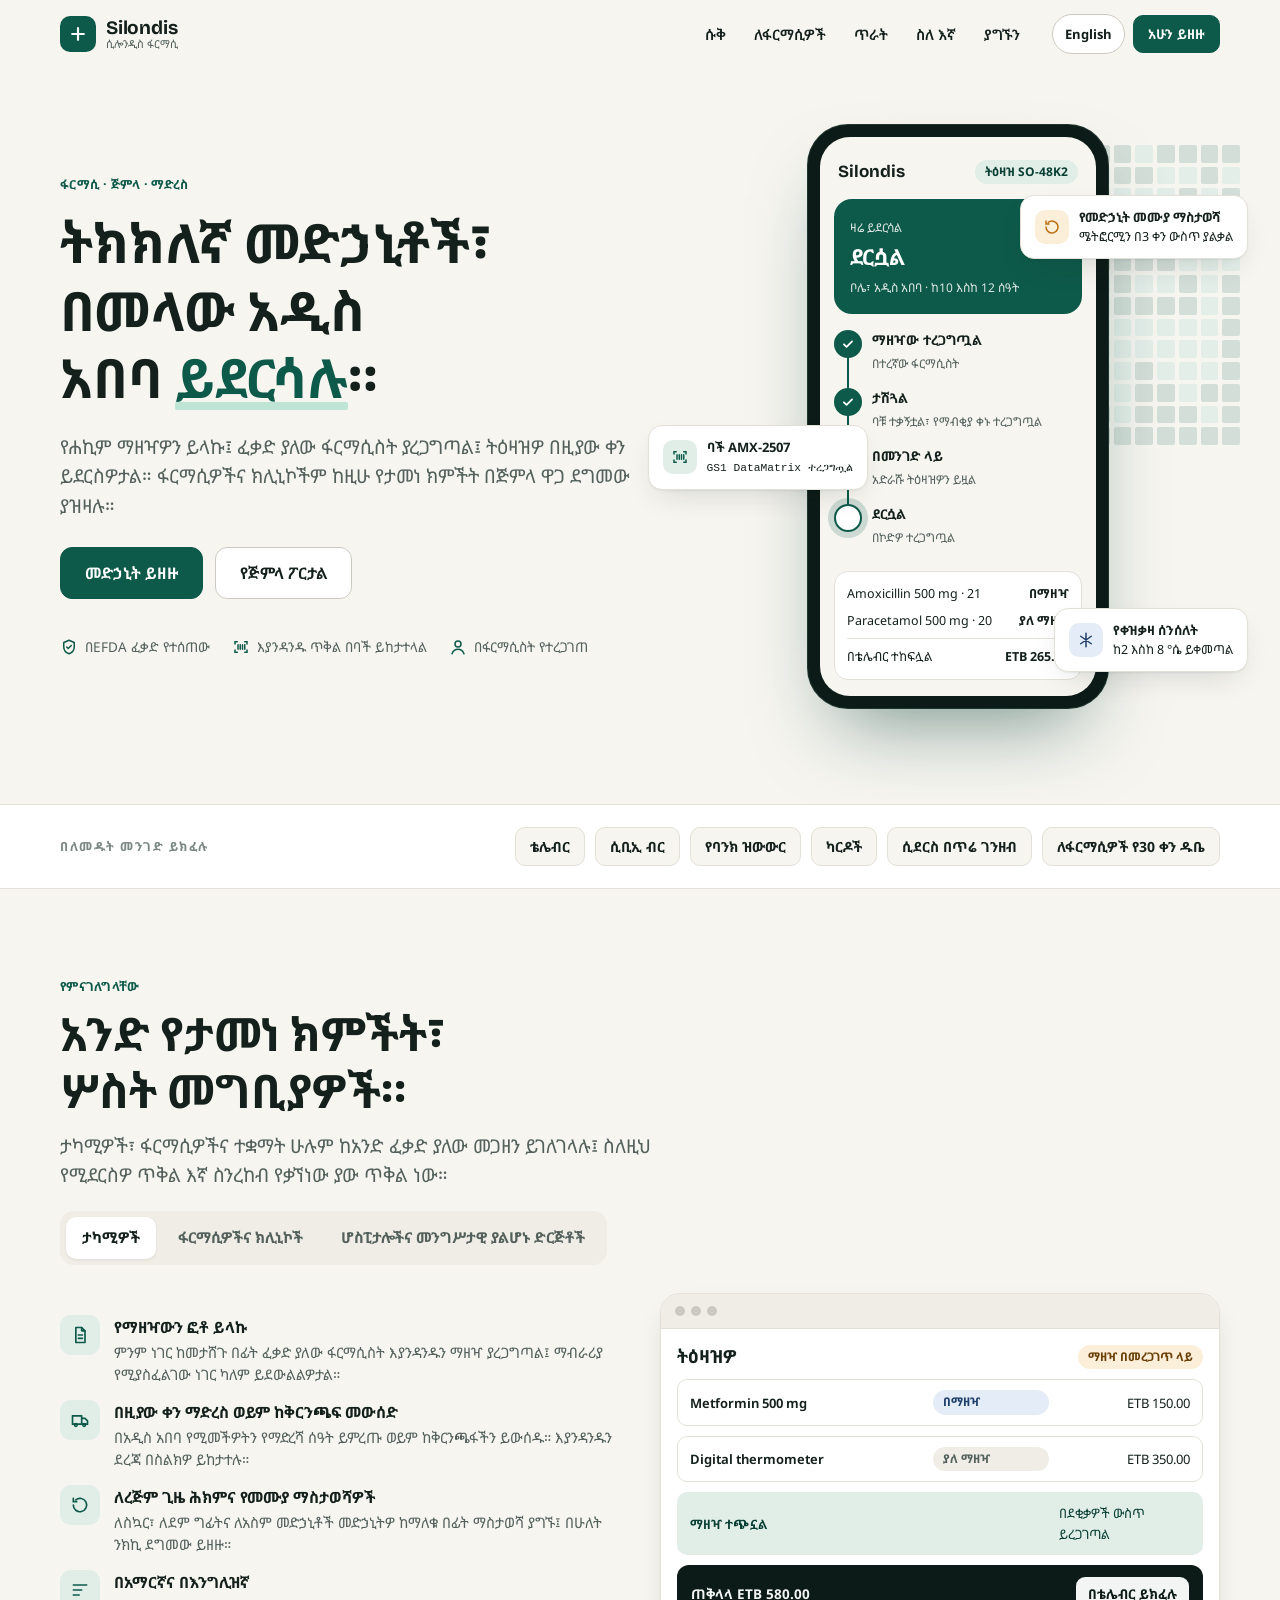
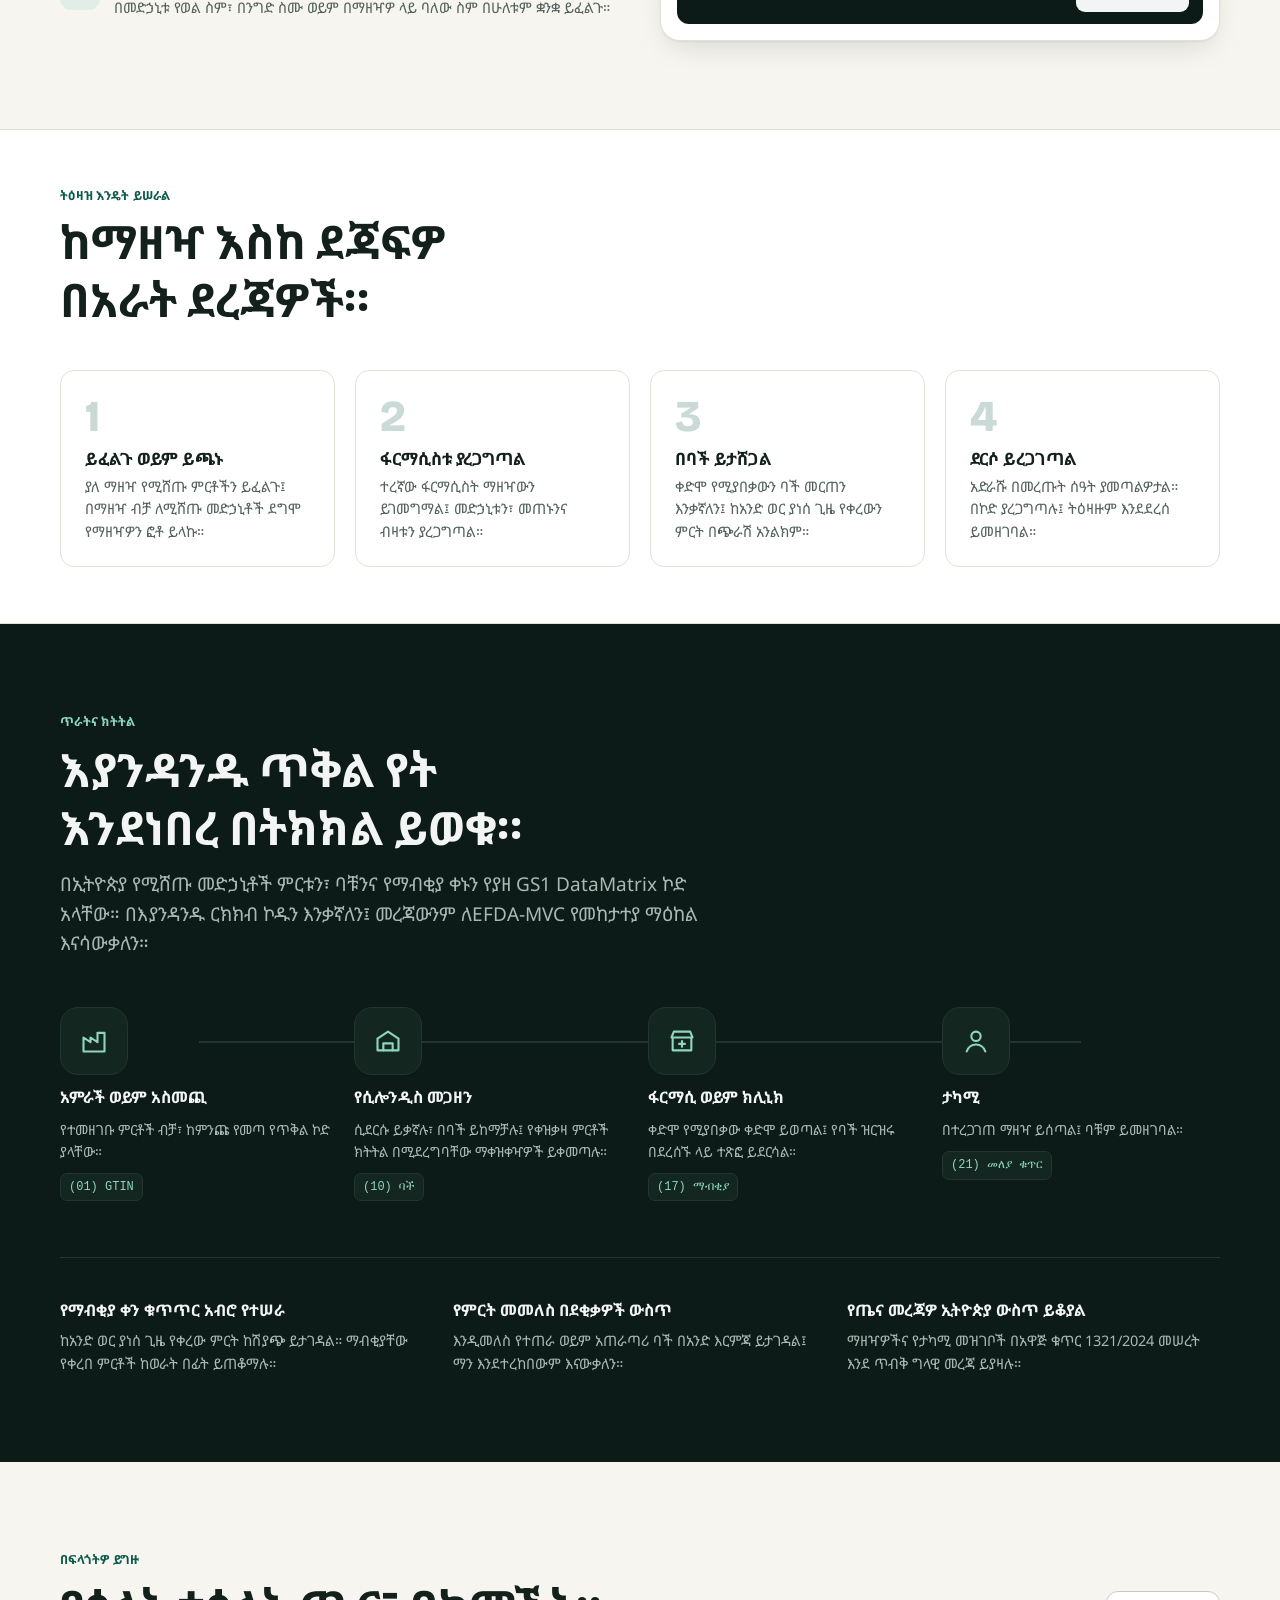
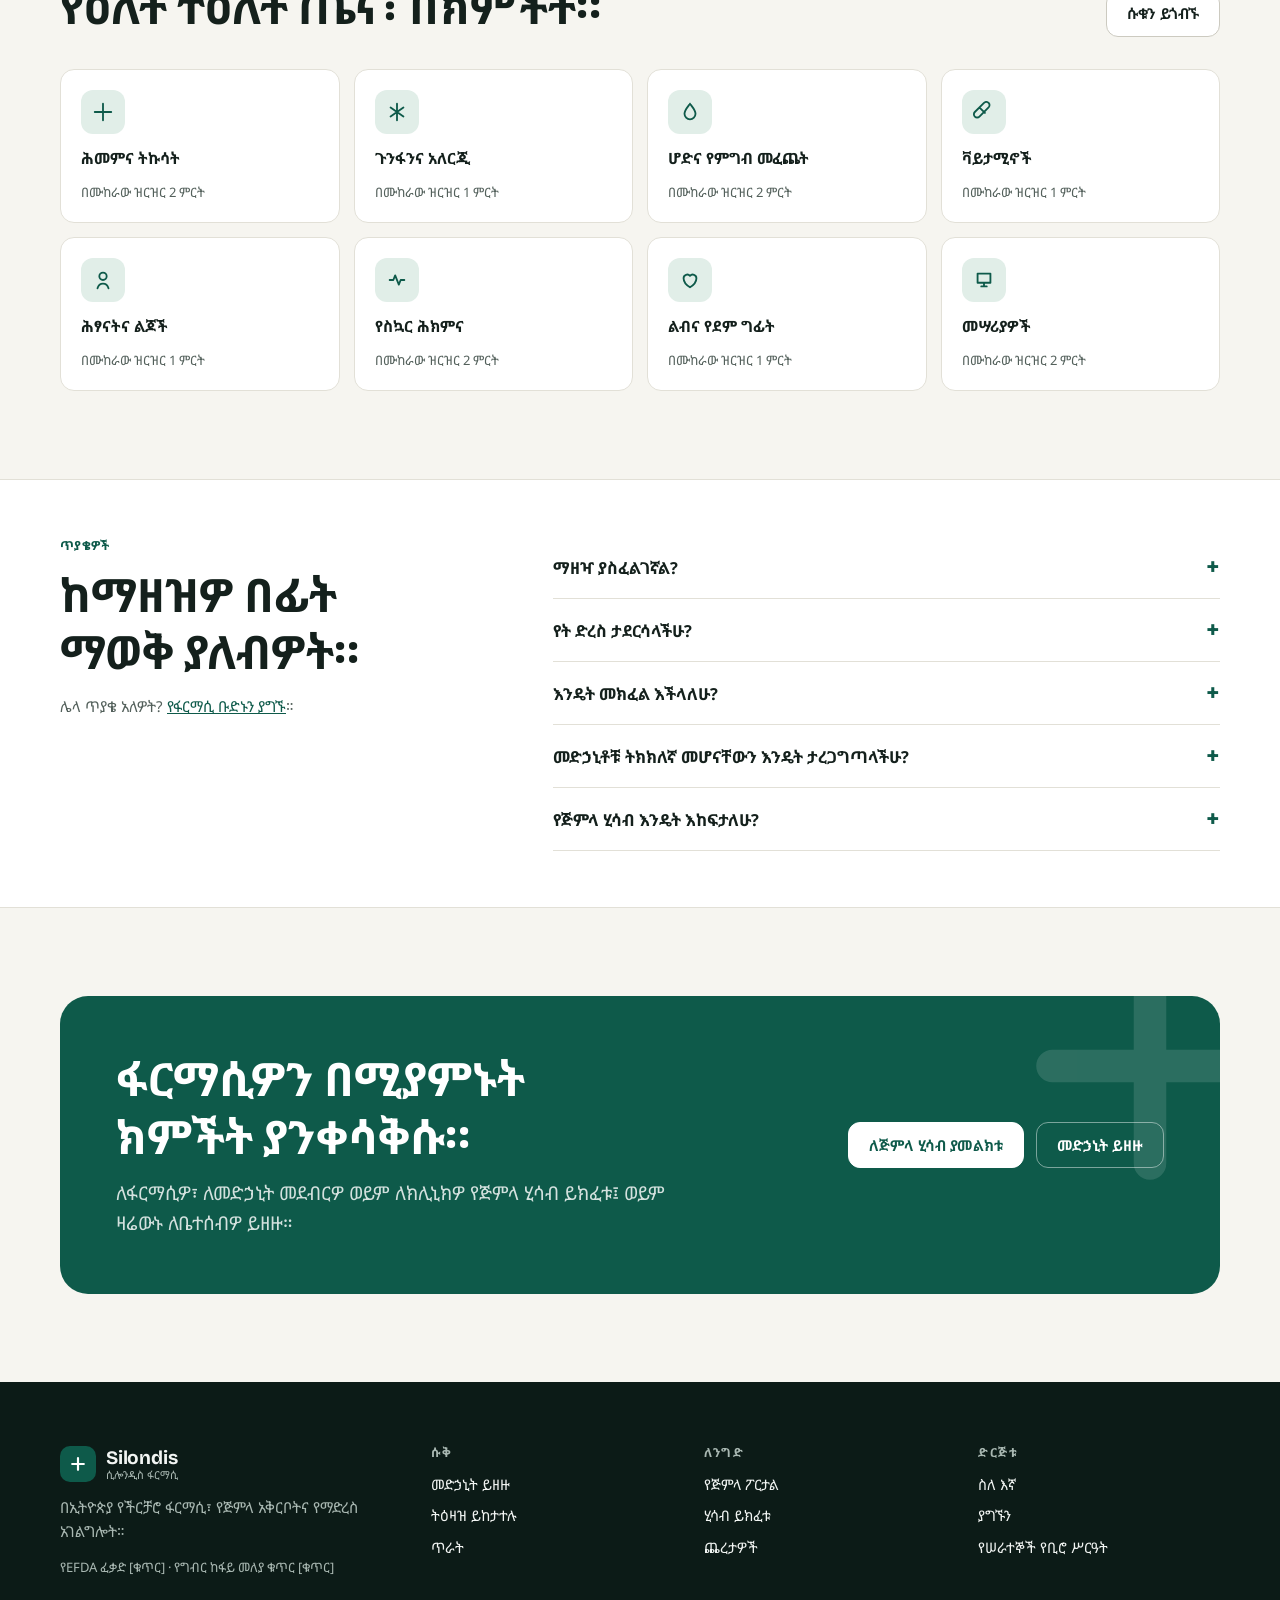
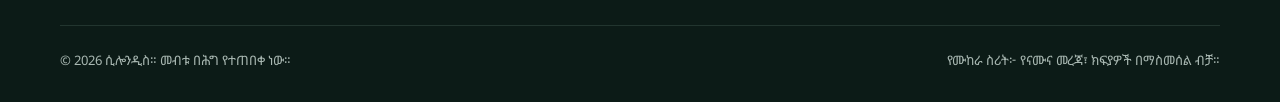
<file: index.html>
<!doctype html>
<html lang="en">
<head>
<meta charset="utf-8">
<meta name="viewport" content="width=device-width,initial-scale=1,viewport-fit=cover">
<title>Silondis Pharmacy</title>
<meta name="description" content="Silondis Pharmacy: genuine medicines delivered across Addis Ababa, and a wholesale portal for licensed pharmacies, drug shops and clinics in Ethiopia.">
<meta name="theme-color" content="#0E5A4A">
<meta property="og:title" content="Silondis Pharmacy">
<meta property="og:description" content="Genuine medicines, delivered. Wholesale supply for pharmacies across Ethiopia.">
<link rel="icon" href="assets/img/favicon.svg" type="image/svg+xml">
<link rel="preconnect" href="https://fonts.googleapis.com">
<link rel="preconnect" href="https://fonts.gstatic.com" crossorigin>
<link rel="stylesheet" href="https://fonts.googleapis.com/css2?family=Bricolage+Grotesque:opsz,wght@12..96,600;12..96,700;12..96,800&family=Plus+Jakarta+Sans:wght@400;500;600;700&family=Noto+Sans+Ethiopic:wght@400;600;700&display=swap">
<link rel="stylesheet" href="assets/css/site.css">
<style>
/* ---------- hero ---------- */
.hero{position:relative;overflow:hidden;padding-block:56px 96px}
.hero-grid{display:grid;grid-template-columns:minmax(0,1.05fr) minmax(0,.95fr);gap:56px;align-items:center}
@media (max-width:960px){.hero-grid{grid-template-columns:minmax(0,1fr);gap:48px}}
.hero h1 em{font-style:normal;color:var(--green);position:relative;white-space:nowrap}
.hero h1 em::after{content:"";position:absolute;left:0;right:0;bottom:.06em;height:.14em;background:var(--mint);opacity:.55;z-index:-1;border-radius:2px;transform-origin:left}
.hero .am-line{font-family:var(--am);font-size:clamp(17px,2vw,21px);color:var(--muted);font-weight:600}
.hero-ctas{display:flex;flex-wrap:wrap;gap:12px;margin-top:8px}
.hero-ctas .btn{min-height:52px;padding:0 24px;font-size:16px}
.assure{display:flex;flex-wrap:wrap;gap:10px 22px;margin-top:20px;font-size:13.5px;color:var(--muted)}
.assure span{display:inline-flex;align-items:center;gap:7px}
.assure svg{stroke:var(--green);flex-shrink:0}
@media (prefers-reduced-motion:no-preference){
  .hero-copy > *{animation:fadeUp .7s cubic-bezier(.2,.7,.2,1) both}
  .hero-copy > *:nth-child(2){animation-delay:.08s}.hero-copy > *:nth-child(3){animation-delay:.16s}.hero-copy > *:nth-child(4){animation-delay:.24s}.hero-copy > *:nth-child(5){animation-delay:.32s}.hero-copy > *:nth-child(6){animation-delay:.4s}
  .hero h1 em::after{animation:grow .9s .5s cubic-bezier(.2,.7,.2,1) both}
  .stage{animation:fadeUp .9s .2s cubic-bezier(.2,.7,.2,1) both}
}
@keyframes grow{from{transform:scaleX(0)}to{transform:scaleX(1)}}

/* hero stage: phone + floating chips + datamatrix */
.stage{position:relative;min-height:560px;display:grid;place-items:center}
.dm{position:absolute;right:-20px;top:20px;width:300px;height:300px;display:grid;grid-template-columns:repeat(14,1fr);gap:4px;opacity:.9}
.dm i{border-radius:2px;background:var(--green-soft)}
.dm i.on{background:var(--green);opacity:.16}
@media (prefers-reduced-motion:no-preference){.dm i.on{animation:blink 4s ease-in-out infinite}}
@keyframes blink{0%,100%{opacity:.16}50%{opacity:.34}}
.phone{position:relative;z-index:2;width:300px;border-radius:40px;background:var(--band);padding:12px;box-shadow:0 40px 80px -30px rgba(9,62,51,.55),0 0 0 1px var(--band-line)}
.screen{border-radius:30px;background:var(--bg);overflow:hidden;min-height:540px;display:flex;flex-direction:column}
.scr-top{padding:22px 18px 14px;display:flex;justify-content:space-between;align-items:center}
.scr-top b{font-family:var(--display);font-size:17px}
.scr-card{margin:0 14px;border-radius:18px;background:var(--green);color:var(--green-ink);padding:16px}
.scr-card small{opacity:.85;font-size:12px}
.scr-card .big{font-family:var(--display);font-size:22px;font-weight:700;margin-top:2px}
.trk{margin:16px 14px 0;display:flex;flex-direction:column;gap:0}
.trk-step{display:grid;grid-template-columns:28px 1fr;gap:10px;align-items:start;padding-bottom:14px;position:relative}
.trk-step::before{content:"";position:absolute;left:13px;top:26px;bottom:0;width:2px;background:var(--line)}
.trk-step:last-child::before{display:none}
.trk-dot{width:28px;height:28px;border-radius:50%;border:2px solid var(--line-strong);background:var(--surface);display:grid;place-items:center;transition:all .4s}
.trk-dot svg{opacity:0;stroke:var(--green-ink);transition:opacity .3s}
.trk-step.done .trk-dot{background:var(--green);border-color:var(--green)}
.trk-step.done .trk-dot svg{opacity:1}
.trk-step.done::before{background:var(--green)}
.trk-step.now .trk-dot{border-color:var(--green);box-shadow:0 0 0 6px color-mix(in srgb,var(--green) 18%,transparent)}
@media (prefers-reduced-motion:no-preference){.trk-step.now .trk-dot{animation:pulse 1.6s ease-in-out infinite}}
@keyframes pulse{0%,100%{box-shadow:0 0 0 4px color-mix(in srgb,var(--green) 22%,transparent)}50%{box-shadow:0 0 0 9px color-mix(in srgb,var(--green) 6%,transparent)}}
.trk-step b{display:block;font-size:13.5px}
.trk-step span{font-size:12px;color:var(--muted)}
.scr-items{margin:8px 14px 16px;border-radius:14px;background:var(--surface);border:1px solid var(--line);padding:12px;display:flex;flex-direction:column;gap:8px;font-size:12.5px}
.scr-items div{display:flex;justify-content:space-between;gap:8px}
.chip-float{position:absolute;z-index:3;background:var(--surface);border:1px solid var(--line);border-radius:14px;box-shadow:var(--shadow);padding:11px 14px;display:flex;gap:10px;align-items:center;font-size:12.5px;max-width:250px}
.chip-float b{display:block;font-size:13px}
.chip-float .ic{width:34px;height:34px;border-radius:10px;display:grid;place-items:center;flex-shrink:0}
.chip-a{left:-48px;top:300px}.chip-a .ic{background:var(--green-soft)}.chip-a svg{stroke:var(--green)}
.chip-b{right:-28px;top:70px}.chip-b .ic{background:var(--amber-soft)}.chip-b svg{stroke:var(--amber)}
.chip-c{right:-28px;bottom:36px}.chip-c .ic{background:var(--blue-soft)}.chip-c svg{stroke:var(--blue-ink)}
@media (max-width:1100px){.chip-a{left:-12px}.chip-b,.chip-c{right:-8px}}
@media (prefers-reduced-motion:no-preference){.chip-float{animation:float 6s ease-in-out infinite}.chip-b{animation-delay:-2s}.chip-c{animation-delay:-4s}}
@keyframes float{0%,100%{transform:translateY(0)}50%{transform:translateY(-10px)}}
@media (max-width:520px){.chip-a,.chip-c{display:none}.chip-b{right:-4px;top:auto;bottom:-14px}.chip-float{max-width:210px;font-size:12px}.dm{width:220px;height:220px;right:-40px}.stage{min-height:600px}}

/* ---------- payment / trust strip ---------- */
.strip{border-block:1px solid var(--line);background:var(--surface)}
.strip-in{display:flex;flex-wrap:wrap;gap:14px 40px;align-items:center;justify-content:space-between;padding-block:22px}
.strip-in .lbl{font-size:12.5px;font-weight:700;letter-spacing:.12em;text-transform:uppercase;color:var(--faint)}
.payrow{display:flex;flex-wrap:wrap;gap:10px}
.paytag{padding:8px 14px;border-radius:10px;border:1px solid var(--line);font-weight:700;font-size:14px;background:var(--bg)}

/* ---------- audiences ---------- */
.aud-head{display:flex;flex-wrap:wrap;justify-content:space-between;align-items:flex-end;gap:20px;margin-bottom:28px}
.tablist{display:inline-flex;flex-wrap:wrap;gap:6px;padding:6px;border-radius:14px;background:var(--sunk)}
.tablist [role=tab]{min-height:42px;padding:0 16px;border-radius:10px;border:0;background:transparent;font-weight:700;color:var(--muted)}
.tablist [role=tab][aria-selected=true]{background:var(--surface);color:var(--ink);box-shadow:0 1px 3px rgba(0,0,0,.08)}
.aud-panel{display:grid;grid-template-columns:minmax(0,1fr) minmax(0,1fr);gap:40px;align-items:center}
@media (max-width:860px){.aud-panel{grid-template-columns:minmax(0,1fr)}}
.feat-list{list-style:none;margin:0;padding:0;display:grid;gap:14px}
.feat-list li{display:grid;grid-template-columns:40px 1fr;gap:14px;align-items:start}
.feat-list .ic{width:40px;height:40px;border-radius:11px;background:var(--green-soft);display:grid;place-items:center}
.feat-list .ic svg{stroke:var(--green)}
.feat-list b{display:block;font-size:15.5px;margin-bottom:2px}
.feat-list p{color:var(--muted);font-size:14.5px}
@media (prefers-reduced-motion:no-preference){.aud-panel:not([hidden]){animation:fadeUp .45s cubic-bezier(.2,.7,.2,1) both}}

/* mini UI previews */
.ui{border-radius:20px;background:var(--surface);border:1px solid var(--line);box-shadow:var(--shadow);overflow:hidden}
.ui-bar{display:flex;gap:6px;padding:12px 14px;border-bottom:1px solid var(--line);background:var(--sunk)}
.ui-bar i{width:10px;height:10px;border-radius:50%;background:var(--line-strong)}
.ui-body{padding:16px;display:flex;flex-direction:column;gap:10px}
.ui-row{display:grid;grid-template-columns:minmax(0,1.6fr) .8fr .9fr;gap:10px;align-items:center;padding:10px 12px;border-radius:10px;border:1px solid var(--line);font-size:13px}
.ui-row b{font-weight:650}
.ui-row .q{justify-self:end;width:52px;height:30px;border-radius:8px;border:1px solid var(--line-strong);display:grid;place-items:center;font-weight:700}
.ui-total{display:flex;justify-content:space-between;align-items:center;padding:12px 14px;border-radius:12px;background:var(--band);color:var(--band-ink);font-size:13.5px;font-weight:700}
.ui-total span{padding:7px 12px;border-radius:9px;background:var(--band-ink);color:var(--band)}

/* ---------- steps ---------- */
.steps{display:grid;grid-template-columns:repeat(4,minmax(0,1fr));gap:20px;margin-top:40px;counter-reset:s}
@media (max-width:900px){.steps{grid-template-columns:repeat(2,minmax(0,1fr))}}
@media (max-width:520px){.steps{grid-template-columns:minmax(0,1fr)}}
.step{padding:24px;border-radius:var(--r);background:var(--surface);border:1px solid var(--line);position:relative}
.step .n{font-family:var(--display);font-size:44px;font-weight:800;color:var(--green);opacity:.22;line-height:1}
.step h3{font-size:17px;margin:10px 0 6px}
.step p{color:var(--muted);font-size:14.5px}

/* ---------- traceability band ---------- */
.trace{background:var(--band);color:var(--band-ink)}
.trace .lead{color:var(--band-muted)}
.trace .eyebrow{color:var(--mint)}
.journey{margin-top:48px;position:relative}
.j-track{display:grid;grid-template-columns:repeat(4,minmax(0,1fr));gap:16px;position:relative}
@media (max-width:820px){.j-track{grid-template-columns:minmax(0,1fr) minmax(0,1fr)}}
.j-line{position:absolute;left:12%;right:12%;top:34px;height:2px;background:var(--band-line);overflow:hidden}
.j-line::after{content:"";position:absolute;top:0;left:-30%;width:30%;height:100%;background:linear-gradient(90deg,transparent,var(--mint),transparent)}
@media (prefers-reduced-motion:no-preference){.j-line::after{animation:travel 3.2s linear infinite}}
@keyframes travel{to{left:100%}}
@media (max-width:820px){.j-line{display:none}}
.j-node{position:relative;z-index:1;display:flex;flex-direction:column;gap:10px;align-items:flex-start}
.j-ic{width:68px;height:68px;border-radius:18px;background:#13261F;border:1px solid var(--band-line);display:grid;place-items:center}
.j-ic svg{stroke:var(--mint)}
.j-node b{font-size:16px}
.j-node p{color:var(--band-muted);font-size:14px}
.j-node code{font-family:var(--mono);font-size:12px;color:var(--mint);background:#13261F;border:1px solid var(--band-line);padding:4px 8px;border-radius:7px}
.trace-points{display:grid;grid-template-columns:repeat(3,minmax(0,1fr));gap:20px;margin-top:56px;padding-top:40px;border-top:1px solid var(--band-line)}
@media (max-width:820px){.trace-points{grid-template-columns:minmax(0,1fr)}}
.trace-points b{display:block;font-size:16px;margin-bottom:6px}
.trace-points p{color:var(--band-muted);font-size:14.5px}

/* ---------- shop preview ---------- */
.cat-grid{display:grid;grid-template-columns:repeat(4,minmax(0,1fr));gap:14px;margin-top:32px}
@media (max-width:860px){.cat-grid{grid-template-columns:repeat(2,minmax(0,1fr))}}
.cat{display:flex;flex-direction:column;gap:12px;padding:20px;border-radius:var(--r);background:var(--surface);border:1px solid var(--line);text-decoration:none;color:var(--ink);min-height:150px}
.cat:hover{border-color:var(--green);color:var(--ink)}
@media (prefers-reduced-motion:no-preference){.cat{transition:transform .2s,border-color .2s}.cat:hover{transform:translateY(-3px)}}
.cat .ic{width:44px;height:44px;border-radius:12px;background:var(--green-soft);display:grid;place-items:center}
.cat .ic svg{stroke:var(--green)}
.cat b{font-size:15.5px}
.cat span{font-size:13px;color:var(--muted);margin-top:auto}

/* ---------- faq ---------- */
.faq-grid{display:grid;grid-template-columns:minmax(0,.8fr) minmax(0,1.2fr);gap:48px}
@media (max-width:860px){.faq-grid{grid-template-columns:minmax(0,1fr)}}
details{border-bottom:1px solid var(--line);padding:18px 0}
details summary{cursor:pointer;font-weight:700;font-size:16.5px;list-style:none;display:flex;justify-content:space-between;gap:16px;align-items:center}
details summary::-webkit-details-marker{display:none}
details summary::after{content:"+";font-family:var(--display);font-size:26px;color:var(--green);line-height:1;transition:transform .25s}
details[open] summary::after{transform:rotate(45deg)}
details p{margin-top:10px;color:var(--muted);max-width:62ch}

/* ---------- cta ---------- */
.cta{border-radius:28px;background:var(--green);color:var(--green-ink);padding:56px;display:grid;grid-template-columns:minmax(0,1.3fr) minmax(0,1fr);gap:32px;align-items:center;position:relative;overflow:hidden}
@media (max-width:820px){.cta{grid-template-columns:minmax(0,1fr);padding:36px 24px}}
.cta .lead{color:color-mix(in srgb,var(--green-ink) 82%,transparent)}
.cta-actions{display:flex;flex-wrap:wrap;gap:12px;justify-content:flex-end}
@media (max-width:820px){.cta-actions{justify-content:flex-start}}
.cta .btn.light{background:var(--green-ink);color:var(--green);border-color:var(--green-ink)}
.cta .btn.ghost{background:transparent;color:var(--green-ink);border-color:color-mix(in srgb,var(--green-ink) 45%,transparent)}
.cta .btn.ghost:hover{border-color:var(--green-ink);color:var(--green-ink)}
.cta-plus{position:absolute;right:-60px;top:-60px;width:260px;height:260px;opacity:.12}
.cta-plus svg{stroke:var(--green-ink)}
@media (prefers-reduced-motion:no-preference){.cta-plus{animation:spin 40s linear infinite}}
@keyframes spin{to{transform:rotate(360deg)}}
</style>
</head>
<body>

<header class="site-header">
  <div class="container nav">
    <a class="logo" href="index.html" aria-label="Silondis Pharmacy home">
      <span class="logo-mark"><svg width="20" height="20" viewBox="0 0 24 24" fill="none" stroke-width="2.6" stroke-linecap="round" aria-hidden="true"><path d="M12 5v14M5 12h14"/></svg></span>
      <span class="logo-text"><b>Silondis</b><span>ሲሎንዲስ ፋርማሲ</span></span>
    </a>
    <nav class="nav-links" id="nav-links" aria-label="Main">
      <a href="app.html#shop">Shop</a>
      <a href="#pharmacies">For pharmacies</a>
      <a href="#traceability">Quality</a>
      <a href="about.html">About</a>
      <a href="contact.html">Contact</a>
    </nav>
    <div class="nav-cta">
      <button class="lang-btn" type="button">አማርኛ</button>
      <a class="btn primary sm" href="app.html#shop">Order now</a>
      <button class="menu-btn" type="button" aria-controls="nav-links" aria-expanded="false" aria-label="Menu"><svg width="20" height="20" viewBox="0 0 24 24" fill="none" stroke="currentColor" stroke-width="2" stroke-linecap="round" aria-hidden="true"><path d="M4 7h16M4 12h16M4 17h16"/></svg></button>
    </div>
  </div>
</header>

<main>
<section class="hero">
  <div class="container hero-grid">
    <div class="hero-copy stack" style="gap:18px">
      <span class="eyebrow">Pharmacy · Wholesale · Delivery</span>
      <h1 class="h-xl" data-am-html="ትክክለኛ መድኃኒቶች፣ በመላው አዲስ አበባ &lt;em&gt;ይደርሳሉ&lt;/em&gt;።">Genuine medicines, <em>delivered</em> across Addis Ababa.</h1>
      <p class="am-line">ትክክለኛ መድኃኒቶች፣ እስከ ደጃፍዎ ድረስ።</p>
      <p class="lead">Send your prescription, a licensed pharmacist checks it, and your order arrives the same day. Pharmacies and clinics reorder at wholesale prices from the same trusted stock.</p>
      <div class="hero-ctas">
        <a class="btn primary" href="app.html#shop">Order medicines</a>
        <a class="btn" href="app.html#b2b">Wholesale portal</a>
      </div>
      <div class="assure">
        <span><svg width="18" height="18" viewBox="0 0 24 24" fill="none" stroke-width="2" stroke-linecap="round" stroke-linejoin="round" aria-hidden="true"><path d="M12 3l7 3v6c0 4.5-3 7.5-7 9-4-1.5-7-4.5-7-9V6z"/><path d="M9 12l2 2 4-4"/></svg><span>EFDA-licensed</span></span>
        <span><svg width="18" height="18" viewBox="0 0 24 24" fill="none" stroke-width="2" stroke-linecap="round" aria-hidden="true"><path d="M4 8V5h3M17 5h3v3M20 16v3h-3M7 19H4v-3M8 9v6M11 9v6M14 9v6M17 9v6"/></svg><span>Every pack traced by batch</span></span>
        <span><svg width="18" height="18" viewBox="0 0 24 24" fill="none" stroke-width="2" stroke-linecap="round" aria-hidden="true"><circle cx="12" cy="8" r="4"/><path d="M4 21c1.5-4 4.5-6 8-6s6.5 2 8 6"/></svg><span>Pharmacist-checked</span></span>
      </div>
    </div>

    <div class="stage" aria-hidden="true">
      <div class="dm" id="dm"></div>
      <div class="phone">
        <div class="screen">
          <div class="scr-top"><b>Silondis</b><span class="pill ok">Order SO-48K2</span></div>
          <div class="scr-card"><small>Arriving today</small><div class="big" data-tracker-status>On the way</div><small>Bole, Addis Ababa · 4 to 6 pm</small></div>
          <div class="trk" data-tracker>
            <div class="trk-step" data-label="Prescription checked"><span class="trk-dot"><svg width="14" height="14" viewBox="0 0 24 24" fill="none" stroke-width="3" stroke-linecap="round" stroke-linejoin="round"><path d="M5 12.5l4.5 4.5L19 7.5"/></svg></span><div><b>Prescription checked</b><span>By the pharmacist on duty</span></div></div>
            <div class="trk-step" data-label="Packed"><span class="trk-dot"><svg width="14" height="14" viewBox="0 0 24 24" fill="none" stroke-width="3" stroke-linecap="round" stroke-linejoin="round"><path d="M5 12.5l4.5 4.5L19 7.5"/></svg></span><div><b>Packed</b><span>Batch scanned, expiry checked</span></div></div>
            <div class="trk-step" data-label="On the way"><span class="trk-dot"><svg width="14" height="14" viewBox="0 0 24 24" fill="none" stroke-width="3" stroke-linecap="round" stroke-linejoin="round"><path d="M5 12.5l4.5 4.5L19 7.5"/></svg></span><div><b>On the way</b><span>Rider has your order</span></div></div>
            <div class="trk-step" data-label="Delivered"><span class="trk-dot"><svg width="14" height="14" viewBox="0 0 24 24" fill="none" stroke-width="3" stroke-linecap="round" stroke-linejoin="round"><path d="M5 12.5l4.5 4.5L19 7.5"/></svg></span><div><b>Delivered</b><span>Confirmed with your code</span></div></div>
          </div>
          <div class="scr-items">
            <div><span>Amoxicillin 500 mg · 21</span><b>Rx</b></div>
            <div><span>Paracetamol 500 mg · 20</span><b>OTC</b></div>
            <div style="border-top:1px solid var(--line);padding-top:8px"><span>Paid with telebirr</span><b class="num">ETB 265.00</b></div>
          </div>
        </div>
      </div>
      <div class="chip-float chip-a"><span class="ic"><svg width="18" height="18" viewBox="0 0 24 24" fill="none" stroke-width="2" stroke-linecap="round" aria-hidden="true"><path d="M4 8V5h3M17 5h3v3M20 16v3h-3M7 19H4v-3M8 9v6M11 9v6M14 9v6M17 9v6"/></svg></span><div><b>Batch AMX-2507</b><span class="mono">GS1 DataMatrix verified</span></div></div>
      <div class="chip-float chip-b"><span class="ic"><svg width="18" height="18" viewBox="0 0 24 24" fill="none" stroke-width="2" stroke-linecap="round" aria-hidden="true"><path d="M4 12a8 8 0 1 0 3-6.2"/><path d="M4 4v4h4"/></svg></span><div><b>Refill reminder</b>Metformin due in 3 days</div></div>
      <div class="chip-float chip-c"><span class="ic"><svg width="18" height="18" viewBox="0 0 24 24" fill="none" stroke-width="2" stroke-linecap="round" aria-hidden="true"><path d="M12 3v18M5 7l14 10M19 7L5 17"/></svg></span><div><b>Cold chain</b>Kept at 2 to 8 °C</div></div>
    </div>
  </div>
</section>

<div class="strip">
  <div class="container strip-in">
    <span class="lbl">Pay the way you already do</span>
    <div class="payrow"><span class="paytag">telebirr</span><span class="paytag">CBE Birr</span><span class="paytag">Bank transfer</span><span class="paytag">Cards</span><span class="paytag">Cash on delivery</span><span class="paytag">30-day credit for pharmacies</span></div>
  </div>
</div>

<section class="section" id="pharmacies">
  <div class="container" data-tabs>
    <div class="aud-head reveal">
      <div class="stack" style="gap:10px;max-width:640px">
        <span class="eyebrow">Who we serve</span>
        <h2 class="h-lg">One trusted stock, three ways in.</h2>
        <p class="lead">Patients, pharmacies and institutions all draw on the same licensed warehouse, so the pack you receive is the pack we scanned in.</p>
      </div>
      <div class="tablist" role="tablist" aria-label="Who we serve">
        <button role="tab" id="t-pat" aria-controls="p-pat" aria-selected="true">Patients</button>
        <button role="tab" id="t-pha" aria-controls="p-pha" aria-selected="false" tabindex="-1">Pharmacies and clinics</button>
        <button role="tab" id="t-ins" aria-controls="p-ins" aria-selected="false" tabindex="-1">Hospitals and NGOs</button>
      </div>
    </div>

    <div class="aud-panel" id="p-pat" role="tabpanel" aria-labelledby="t-pat">
      <ul class="feat-list">
        <li><span class="ic"><svg width="20" height="20" viewBox="0 0 24 24" fill="none" stroke-width="2" stroke-linecap="round" stroke-linejoin="round" aria-hidden="true"><path d="M7 3h7l4 4v14H7z"/><path d="M14 3v4h4M10 12h5M10 16h5"/></svg></span><div><b>Send a prescription photo</b><p>A licensed pharmacist checks every prescription before anything is packed, and calls you if something needs clarifying.</p></div></li>
        <li><span class="ic"><svg width="20" height="20" viewBox="0 0 24 24" fill="none" stroke-width="2" stroke-linecap="round" stroke-linejoin="round" aria-hidden="true"><path d="M3 7h11v10H3zM14 10h4l3 3v4h-7"/><circle cx="7" cy="18" r="1.6"/><circle cx="17" cy="18" r="1.6"/></svg></span><div><b>Same-day delivery or pick-up</b><p>Choose a delivery slot in Addis Ababa, or collect from the branch. Track each step from your phone.</p></div></li>
        <li><span class="ic"><svg width="20" height="20" viewBox="0 0 24 24" fill="none" stroke-width="2" stroke-linecap="round" aria-hidden="true"><path d="M4 12a8 8 0 1 0 3-6.2"/><path d="M4 4v4h4"/></svg></span><div><b>Refill reminders for chronic care</b><p>For diabetes, blood pressure and asthma medicines, get a reminder before you run out and reorder in two taps.</p></div></li>
        <li><span class="ic"><svg width="20" height="20" viewBox="0 0 24 24" fill="none" stroke-width="2" stroke-linecap="round" aria-hidden="true"><path d="M4 6h16M4 12h10M4 18h7"/></svg></span><div><b>In Amharic and English</b><p>Search by generic name, brand or the name on your prescription, in either language.</p></div></li>
      </ul>
      <div class="ui reveal">
        <div class="ui-bar"><i></i><i></i><i></i></div>
        <div class="ui-body">
          <div class="row" style="justify-content:space-between"><b class="display" style="font-size:18px">Your order</b><span class="pill warn">Awaiting Rx check</span></div>
          <div class="ui-row"><b>Metformin 500 mg</b><span class="pill info">Rx</span><span class="num" style="justify-self:end">ETB 150.00</span></div>
          <div class="ui-row"><b>Digital thermometer</b><span class="pill neutral">OTC</span><span class="num" style="justify-self:end">ETB 350.00</span></div>
          <div class="ui-row" style="background:var(--green-soft);border-color:transparent"><b style="color:var(--green-deep)">Prescription uploaded</b><span></span><span class="small" style="justify-self:end;color:var(--green-deep)">Checked in minutes</span></div>
          <div class="ui-total">Total ETB 580.00<span>Pay with telebirr</span></div>
        </div>
      </div>
    </div>

    <div class="aud-panel" id="p-pha" role="tabpanel" aria-labelledby="t-pha" hidden>
      <ul class="feat-list">
        <li><span class="ic"><svg width="20" height="20" viewBox="0 0 24 24" fill="none" stroke-width="2" stroke-linecap="round" aria-hidden="true"><path d="M4 12a8 8 0 1 0 3-6.2"/><path d="M4 4v4h4"/></svg></span><div><b>Quick reorder from your history</b><p>Your usual lines with live stock and your price tier. Order by 2 pm for today's delivery run.</p></div></li>
        <li><span class="ic"><svg width="20" height="20" viewBox="0 0 24 24" fill="none" stroke-width="2" stroke-linecap="round" aria-hidden="true"><rect x="3" y="6" width="18" height="13" rx="2"/><path d="M3 10h18M7 15h4"/></svg></span><div><b>Credit terms and clear statements</b><p>15 or 30-day terms with your credit balance and invoices in one place. Pay by telebirr or bank transfer.</p></div></li>
        <li><span class="ic"><svg width="20" height="20" viewBox="0 0 24 24" fill="none" stroke-width="2" stroke-linecap="round" aria-hidden="true"><circle cx="12" cy="12" r="9"/><path d="M12 7v5l3 2"/></svg></span><div><b>Short-expiry deals</b><p>Lots with three to six months of shelf life left, offered at a discount so they sell before they expire.</p></div></li>
        <li><span class="ic"><svg width="20" height="20" viewBox="0 0 24 24" fill="none" stroke-width="2" stroke-linecap="round" stroke-linejoin="round" aria-hidden="true"><path d="M12 3l7 3v6c0 4.5-3 7.5-7 9-4-1.5-7-4.5-7-9V6z"/></svg></span><div><b>Licence on file</b><p>We supply licensed outlets only. Your EFDA licence and its expiry sit on your account, with a reminder before renewal.</p></div></li>
      </ul>
      <div class="ui">
        <div class="ui-bar"><i></i><i></i><i></i></div>
        <div class="ui-body">
          <div class="row" style="justify-content:space-between"><b class="display" style="font-size:18px">Quick reorder</b><span class="pill ok">Licence valid</span></div>
          <div class="ui-row"><b>Amoxicillin 500 mg · box of 100</b><span class="pill ok">In stock</span><span class="q">10</span></div>
          <div class="ui-row"><b>Paracetamol 500 mg · 50 × 20</b><span class="pill ok">In stock</span><span class="q">6</span></div>
          <div class="ui-row"><b>Oral rehydration salts</b><span class="pill warn">Deal</span><span class="q">4</span></div>
          <div class="ui-row"><b>Metformin 500 mg · tin of 1,000</b><span class="pill warn">Low</span><span class="q">2</span></div>
          <div class="ui-total">4 lines on 30-day credit<span>Place order</span></div>
        </div>
      </div>
    </div>

    <div class="aud-panel" id="p-ins" role="tabpanel" aria-labelledby="t-ins" hidden>
      <ul class="feat-list">
        <li><span class="ic"><svg width="20" height="20" viewBox="0 0 24 24" fill="none" stroke-width="2" stroke-linecap="round" aria-hidden="true"><path d="M6 3h9l4 4v14H6z"/><path d="M9 12h7M9 16h7M9 8h3"/></svg></span><div><b>Tender-ready documents</b><p>Licences, product registrations and certificates kept current, so bids on the national eGP portal go out complete.</p></div></li>
        <li><span class="ic"><svg width="20" height="20" viewBox="0 0 24 24" fill="none" stroke-width="2" stroke-linecap="round" aria-hidden="true"><rect x="3" y="5" width="18" height="16" rx="2"/><path d="M3 10h18M8 3v4M16 3v4"/></svg></span><div><b>Scheduled contract deliveries</b><p>Deliveries split across the contract period, each with batch numbers and proof of delivery.</p></div></li>
        <li><span class="ic"><svg width="20" height="20" viewBox="0 0 24 24" fill="none" stroke-width="2" stroke-linecap="round" aria-hidden="true"><path d="M12 3v18M5 7l14 10M19 7L5 17"/></svg></span><div><b>Cold-chain handling</b><p>Vaccines, insulin and other 2 to 8 °C products stored and moved with a temperature record.</p></div></li>
        <li><span class="ic"><svg width="20" height="20" viewBox="0 0 24 24" fill="none" stroke-width="2" stroke-linecap="round" aria-hidden="true"><path d="M4 19V5M4 19h16M8 15v-4M12 15V8M16 15v-6"/></svg></span><div><b>Reporting you can audit</b><p>Every shipment is recorded by batch and expiry, ready for EFDA traceability reporting.</p></div></li>
      </ul>
      <div class="ui">
        <div class="ui-bar"><i></i><i></i><i></i></div>
        <div class="ui-body">
          <div class="row" style="justify-content:space-between"><b class="display" style="font-size:18px">Contract deliveries</b><span class="pill info">Tender [reference]</span></div>
          <div class="ui-row"><b>Delivery 1 of 4</b><span class="pill ok">Delivered</span><span class="small" style="justify-self:end">Proof attached</span></div>
          <div class="ui-row"><b>Delivery 2 of 4</b><span class="pill info">Packing</span><span class="small" style="justify-self:end">Batches scanned</span></div>
          <div class="ui-row"><b>Delivery 3 of 4</b><span class="pill neutral">Scheduled</span><span class="small" style="justify-self:end">[date]</span></div>
          <div class="ui-total">Shipment events exported<span>EFDA-MVC</span></div>
        </div>
      </div>
    </div>
  </div>
</section>

<section class="section tight" style="background:var(--surface);border-block:1px solid var(--line)">
  <div class="container">
    <div class="stack reveal" style="gap:10px;max-width:640px">
      <span class="eyebrow">How ordering works</span>
      <h2 class="h-lg">From prescription to your door in four steps.</h2>
    </div>
    <div class="steps">
      <div class="step reveal"><div class="n">1</div><h3>Search or upload</h3><p>Find OTC products, or send a photo of your prescription for prescription-only medicines.</p></div>
      <div class="step reveal"><div class="n">2</div><h3>Pharmacist checks</h3><p>The pharmacist on duty reviews the prescription and confirms the medicine, strength and quantity.</p></div>
      <div class="step reveal"><div class="n">3</div><h3>Packed by batch</h3><p>We pick the batch that expires first, scan it, and never send stock with less than a month left.</p></div>
      <div class="step reveal"><div class="n">4</div><h3>Delivered and confirmed</h3><p>A rider brings it in your slot. You confirm with a code, and the order shows as delivered.</p></div>
    </div>
  </div>
</section>

<section class="section trace" id="traceability">
  <div class="container">
    <div class="stack reveal" style="gap:12px;max-width:700px">
      <span class="eyebrow">Quality and traceability</span>
      <h2 class="h-lg">Know exactly where every pack has been.</h2>
      <p class="lead">Ethiopian medicines carry a GS1 DataMatrix code with the product, batch and expiry. We scan it at every hand-over and report the events to the EFDA-MVC traceability hub.</p>
    </div>
    <div class="journey" aria-label="The journey of a pack">
      <div class="j-line" aria-hidden="true"></div>
      <div class="j-track">
        <div class="j-node reveal"><span class="j-ic"><svg width="28" height="28" viewBox="0 0 24 24" fill="none" stroke-width="1.8" stroke-linecap="round" stroke-linejoin="round" aria-hidden="true"><path d="M3 21V9l6 4V9l6 4V5h6v16z"/></svg></span><b>Manufacturer or importer</b><p>Registered products only, with the pack's code from the source.</p><code>(01) GTIN</code></div>
        <div class="j-node reveal"><span class="j-ic"><svg width="28" height="28" viewBox="0 0 24 24" fill="none" stroke-width="1.8" stroke-linecap="round" stroke-linejoin="round" aria-hidden="true"><path d="M3 10l9-6 9 6v10H3z"/><path d="M8 20v-6h8v6"/></svg></span><b>Silondis warehouse</b><p>Scanned on arrival, stored by batch, cold items in monitored fridges.</p><code>(10) Batch</code></div>
        <div class="j-node reveal"><span class="j-ic"><svg width="28" height="28" viewBox="0 0 24 24" fill="none" stroke-width="1.8" stroke-linecap="round" stroke-linejoin="round" aria-hidden="true"><path d="M4 9h16v11H4z"/><path d="M3 9l2-5h14l2 5M12 12v5M9.5 14.5h5"/></svg></span><b>Pharmacy or clinic</b><p>Picked first-expiry, first-out and delivered with batch details on the invoice.</p><code>(17) Expiry</code></div>
        <div class="j-node reveal"><span class="j-ic"><svg width="28" height="28" viewBox="0 0 24 24" fill="none" stroke-width="1.8" stroke-linecap="round" aria-hidden="true"><circle cx="12" cy="8" r="4"/><path d="M4 21c1.5-4 4.5-6 8-6s6.5 2 8 6"/></svg></span><b>Patient</b><p>Dispensed against a checked prescription, with the batch on record.</p><code>(21) Serial</code></div>
      </div>
    </div>
    <div class="trace-points">
      <div class="reveal"><b>Expiry control built in</b><p>Stock with under one month of shelf life is blocked from sale. Short-dated lots are flagged months ahead.</p></div>
      <div class="reveal"><b>Recalls handled in minutes</b><p>A recalled or suspect batch is quarantined in one step, and we can see who received it.</p></div>
      <div class="reveal"><b>Your health data stays in Ethiopia</b><p>Prescriptions and patient records are treated as sensitive data under Proclamation 1321/2024.</p></div>
    </div>
  </div>
</section>

<section class="section">
  <div class="container">
    <div class="row reveal" style="justify-content:space-between;align-items:flex-end;gap:20px">
      <div class="stack" style="gap:10px;max-width:600px">
        <span class="eyebrow">Shop by need</span>
        <h2 class="h-lg">Everyday health, in stock.</h2>
      </div>
      <a class="btn" href="app.html#shop">Browse the shop</a>
    </div>
    <div class="cat-grid" id="cat-grid"></div>
  </div>
</section>

<section class="section tight" style="background:var(--surface);border-block:1px solid var(--line)">
  <div class="container faq-grid">
    <div class="stack reveal" style="gap:12px">
      <span class="eyebrow">Questions</span>
      <h2 class="h-lg">Good to know before you order.</h2>
      <p class="muted" data-am-html="ሌላ ጥያቄ አለዎት? &lt;a href=&quot;contact.html&quot;&gt;የፋርማሲ ቡድኑን ያግኙ&lt;/a&gt;።">Something else? <a href="contact.html">Contact the pharmacy team</a>.</p>
    </div>
    <div>
      <details><summary>Do I need a prescription?</summary><p>Only for prescription-only medicines. OTC products such as paracetamol, oral rehydration salts or vitamins can go straight into your cart. For prescription medicines, upload a clear photo and a pharmacist checks it before we pack.</p></details>
      <details><summary>Where do you deliver?</summary><p>We start in Addis Ababa with same-day slots. Wholesale deliveries run to pharmacies and clinics on scheduled routes, and further cities are added as we grow.</p></details>
      <details><summary>How do I pay?</summary><p>telebirr, CBE Birr, bank transfer, cards, or cash on delivery. Licensed pharmacies and clinics can apply for 15 or 30-day credit.</p></details>
      <details><summary>How do you make sure medicines are genuine?</summary><p>We buy only EFDA-registered products from licensed manufacturers and importers, scan each pack's code at receipt, and store and pick by batch and expiry.</p></details>
      <details><summary>How do I open a wholesale account?</summary><p data-am-html="የEFDA ፈቃድዎን ዝርዝር ይዘው በ&lt;a href=&quot;contact.html#wholesale&quot;&gt;መገኛ ገጻችን&lt;/a&gt; ያመልክቱ። ፈቃዱን ካረጋገጥን በኋላ በጅምላ ፖርታሉ ማዘዝ ይችላሉ።">Apply from the <a href="contact.html#wholesale">contact page</a> with your EFDA licence details. Once we verify the licence, you can order in the wholesale portal.</p></details>
    </div>
  </div>
</section>

<section class="section">
  <div class="container">
    <div class="cta reveal">
      <div class="cta-plus" aria-hidden="true"><svg viewBox="0 0 24 24" fill="none" stroke-width="3" stroke-linecap="round"><path d="M12 3v18M3 12h18"/></svg></div>
      <div class="stack" style="gap:12px;position:relative">
        <h2 class="h-lg">Run your pharmacy on stock you can trust.</h2>
        <p class="lead">Open a wholesale account for your pharmacy, drug shop or clinic, or order for your family today.</p>
      </div>
      <div class="cta-actions" style="position:relative">
        <a class="btn light" href="contact.html#wholesale">Apply for wholesale</a>
        <a class="btn ghost" href="app.html#shop">Order medicines</a>
      </div>
    </div>
  </div>
</section>
</main>

<footer class="site-footer">
  <div class="container">
    <div class="foot-grid">
      <div class="stack" style="gap:14px">
        <a class="logo" href="index.html"><span class="logo-mark"><svg width="20" height="20" viewBox="0 0 24 24" fill="none" stroke-width="2.6" stroke-linecap="round" aria-hidden="true"><path d="M12 5v14M5 12h14"/></svg></span><span class="logo-text"><b>Silondis</b><span>ሲሎንዲስ ፋርማሲ</span></span></a>
        <p style="color:var(--band-muted);max-width:34ch">Retail pharmacy, wholesale supply and delivery in Ethiopia.</p>
        <p class="small" style="color:var(--band-muted)">EFDA licence [number] · TIN [number]</p>
      </div>
      <div><h4>Shop</h4><ul><li><a href="app.html#shop">Order medicines</a></li><li><a href="app.html#track">Track an order</a></li><li><a href="index.html#traceability">Quality</a></li></ul></div>
      <div><h4>Business</h4><ul><li><a href="app.html#b2b">Wholesale portal</a></li><li><a href="contact.html#wholesale">Open an account</a></li><li><a href="contact.html#tender">Tenders</a></li></ul></div>
      <div><h4>Company</h4><ul><li><a href="about.html">About</a></li><li><a href="contact.html">Contact</a></li><li><a href="app.html#office">Staff back office</a></li></ul></div>
    </div>
    <div class="foot-base"><span>© <span data-year></span> Silondis. All rights reserved.</span><span>Demo build: sample data, payments simulated.</span></div>
  </div>
</footer>

<script src="assets/js/store.js"></script>
<script src="assets/js/i18n-am.js"></script>
<script src="assets/js/site.js"></script>
<script>
(function(){
  // decorative DataMatrix motif (deterministic pattern)
  var dm = document.getElementById('dm');
  if (dm){ var h=''; var seed=7; for (var i=0;i<196;i++){ seed=(seed*9301+49297)%233280; var r=i%14, c=Math.floor(i/14); var on = r===0||c===13||(r===13&&c%2===0)||(c===0&&r%2===0)||(seed/233280)>.55; h+='<i class="'+(on?'on':'')+'" style="animation-delay:'+(-(seed%4000)/1000)+'s"></i>'; } dm.innerHTML=h; }
  // categories from the live catalogue
  var grid = document.getElementById('cat-grid'); if (!grid || !window.SilondisStore) return;
  var icons = {'Pain and fever':'<path d="M12 3v18M3 12h18"/>','Cold and allergy':'<path d="M12 3v18M5 7l14 10M19 7L5 17"/>','Vitamins':'<path d="M7 17L17 7a3.5 3.5 0 0 0-5-5L2 12a3.5 3.5 0 0 0 5 5M8 8l5 5"/>','Baby and child':'<circle cx="12" cy="8" r="4"/><path d="M6 21c1-3.5 3.5-5 6-5s5 1.5 6 5"/>','Devices':'<path d="M5 5h14v10H5zM9 19h6M12 15v4"/>','Diabetes care':'<path d="M4 12h4l2-5 4 10 2-5h4"/>','Stomach and digestion':'<path d="M12 3c3 4 6 7 6 11a6 6 0 0 1-12 0c0-4 3-7 6-11"/>','Heart and blood pressure':'<path d="M12 20s-7-4.5-7-10a4 4 0 0 1 7-2.6A4 4 0 0 1 19 10c0 5.5-7 10-7 10z"/>'};
  var want = ['Pain and fever','Cold and allergy','Stomach and digestion','Vitamins','Baby and child','Diabetes care','Heart and blood pressure','Devices'];
  var prods = SilondisStore.get().products;
  grid.innerHTML = want.map(function(c){
    var n = prods.filter(function(p){return p.category===c;}).length;
    return '<a class="cat reveal" href="app.html#shop"><span class="ic"><svg width="22" height="22" viewBox="0 0 24 24" fill="none" stroke-width="2" stroke-linecap="round" stroke-linejoin="round" aria-hidden="true">'+(icons[c]||icons['Pain and fever'])+'</svg></span><b>'+c+'</b><span>'+n+' product'+(n===1?'':'s')+' in the demo catalogue</span></a>';
  }).join('');
})();
</script>
</body>
</html>
</file>
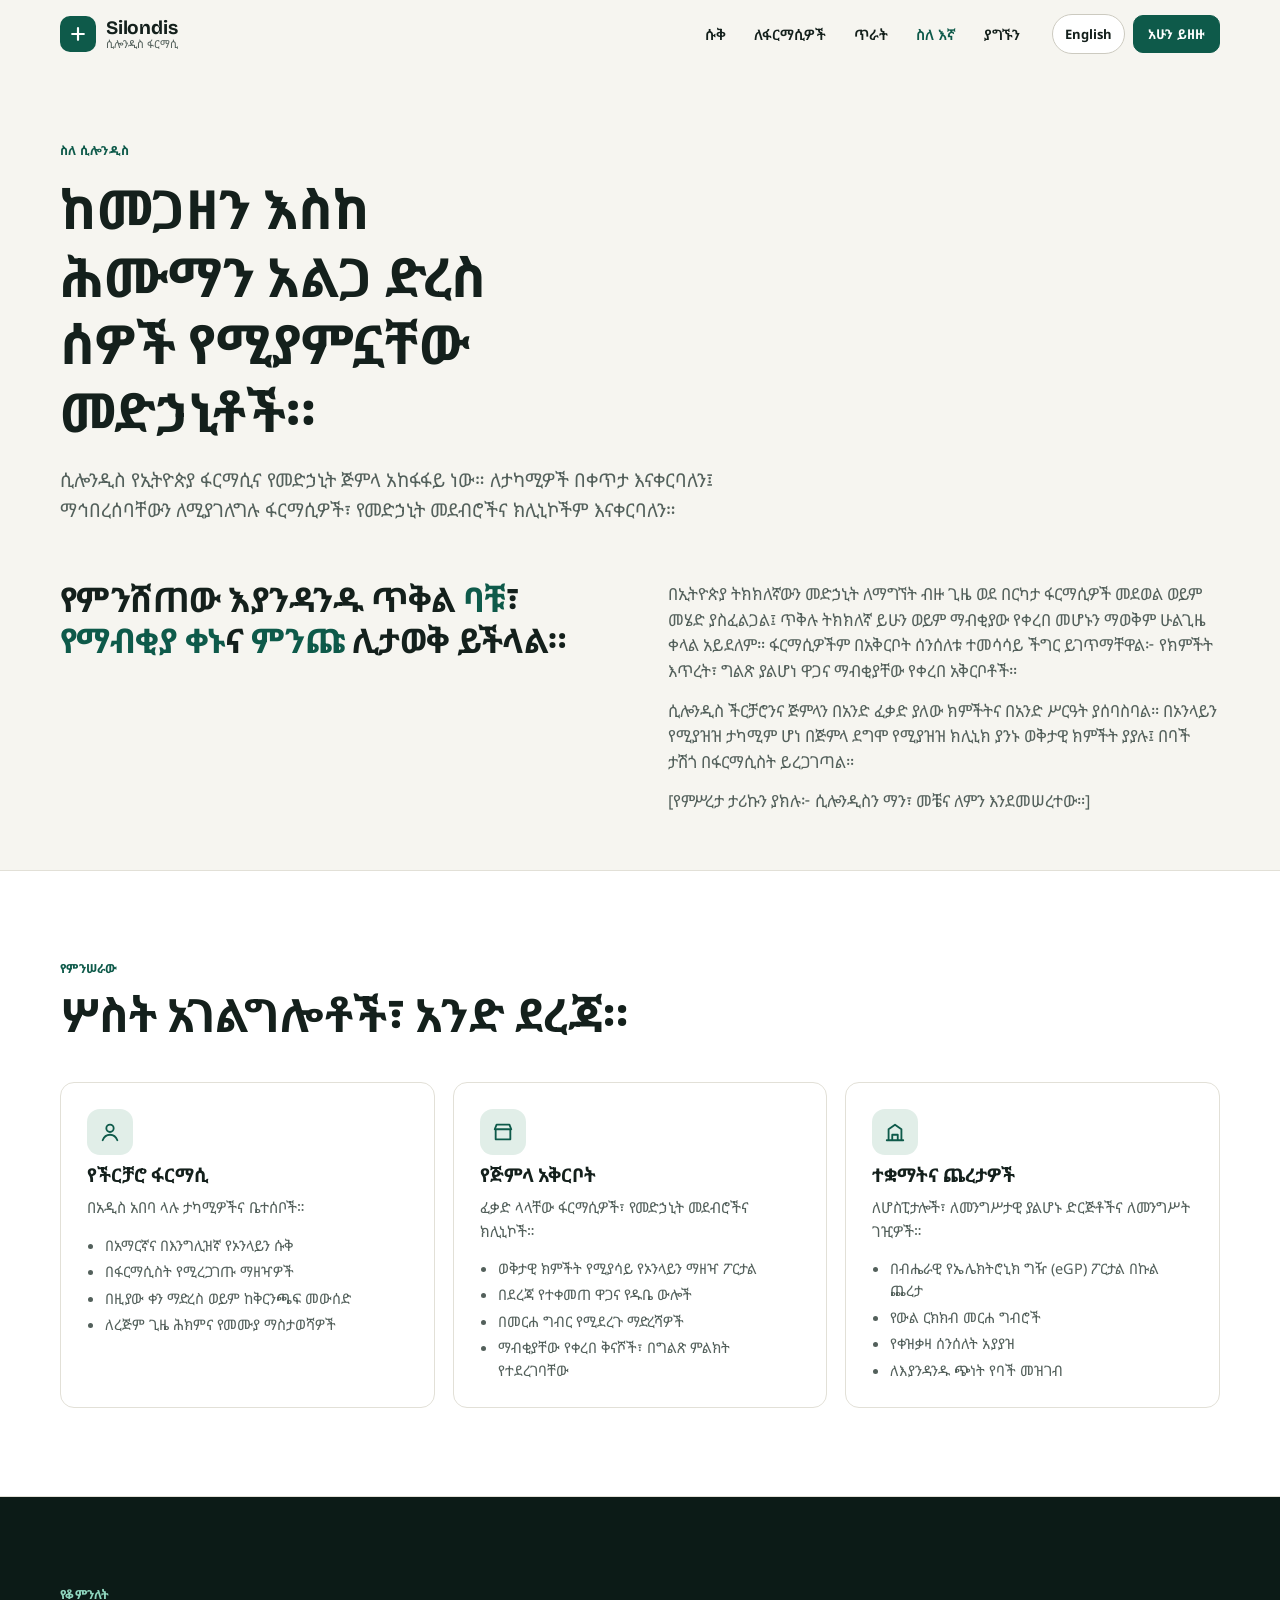
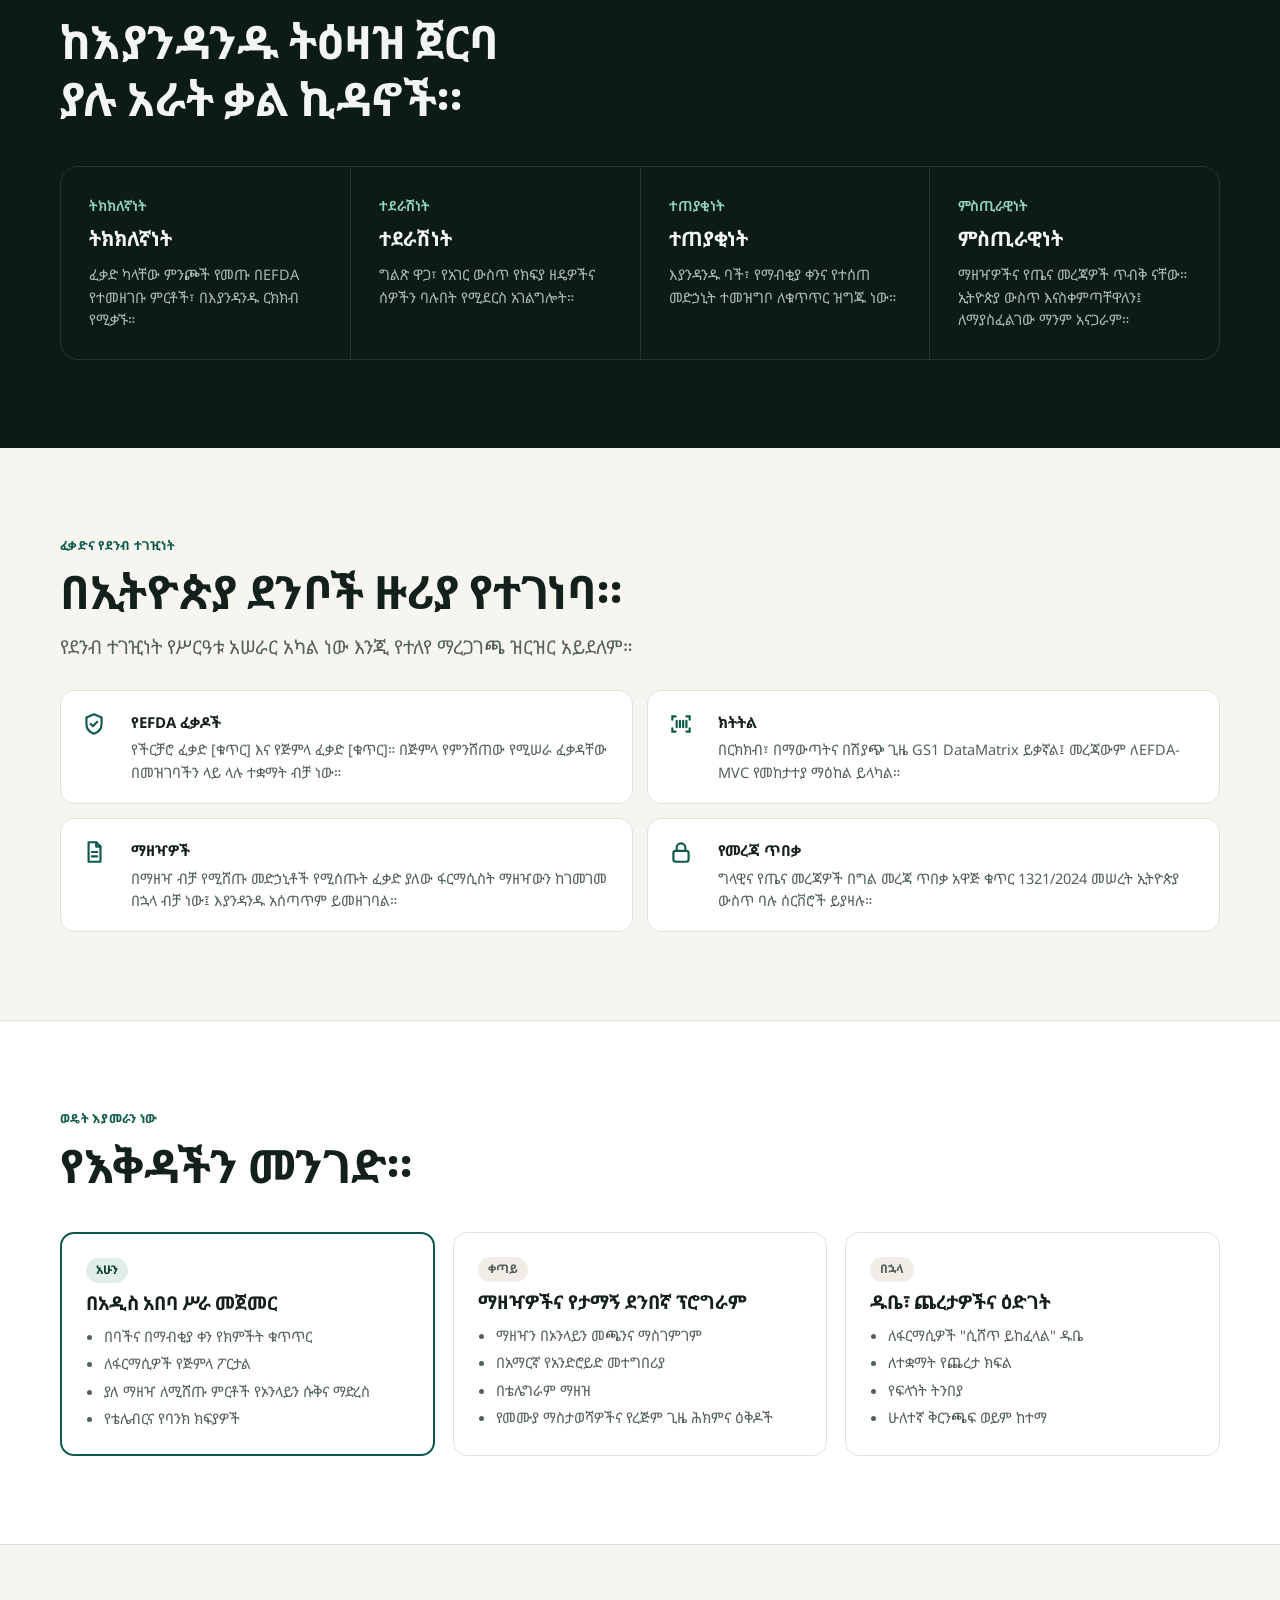
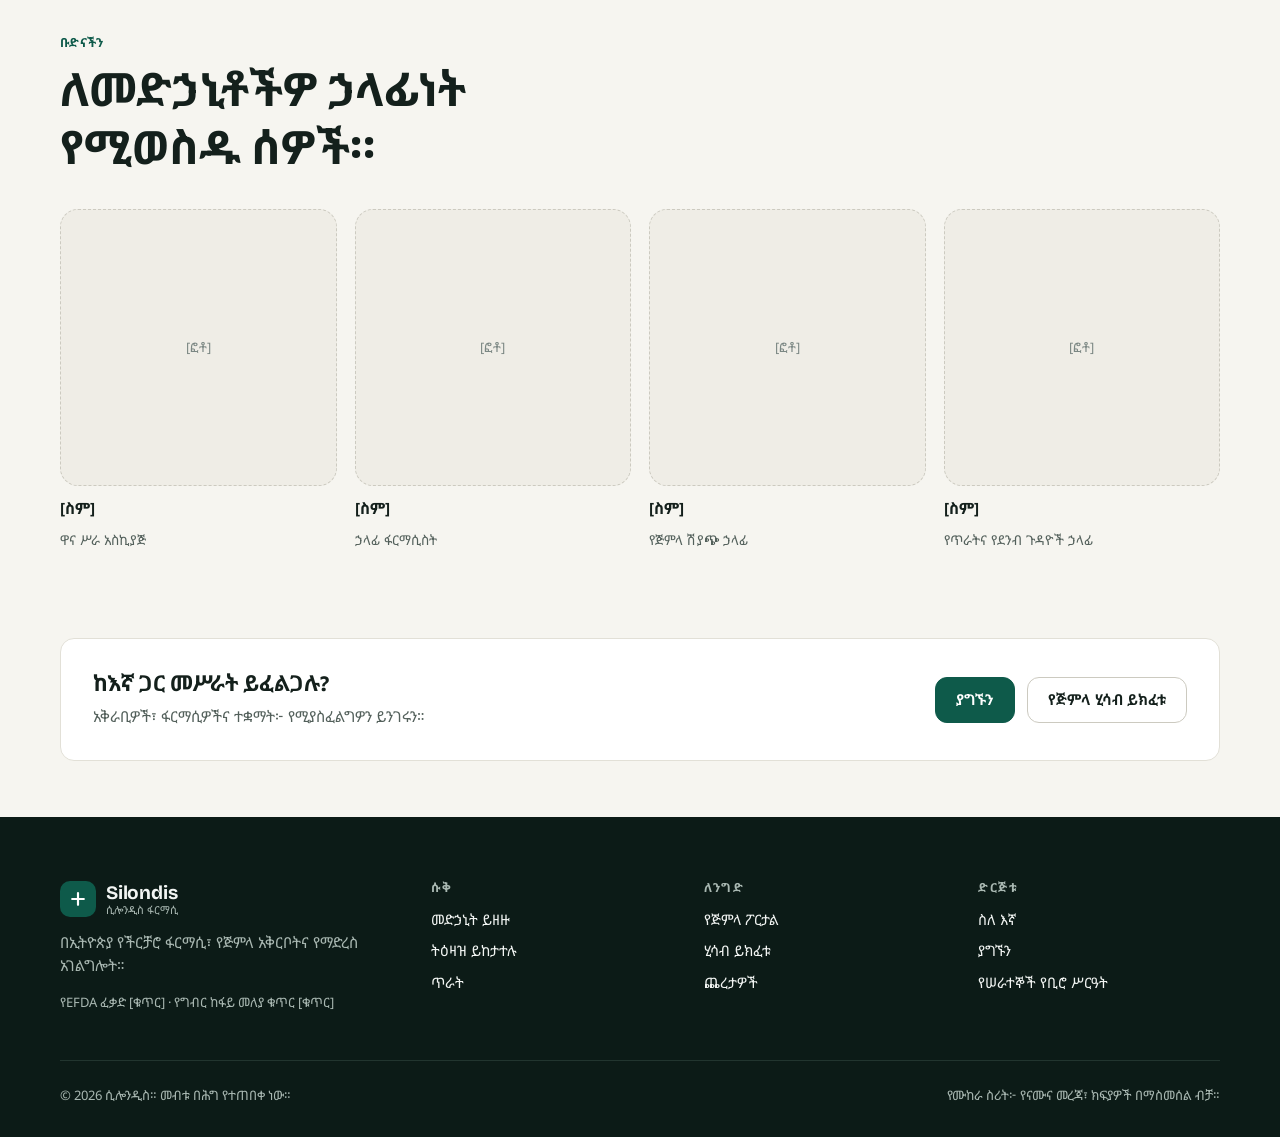
<file: about.html>
<!doctype html>
<html lang="en">
<head>
<meta charset="utf-8">
<meta name="viewport" content="width=device-width,initial-scale=1,viewport-fit=cover">
<title>About Silondis</title>
<meta name="description" content="Silondis is an Ethiopian pharmacy and pharmaceutical wholesaler: genuine medicines, traced by batch, for patients, pharmacies and institutions.">
<meta name="theme-color" content="#0E5A4A">
<link rel="icon" href="assets/img/favicon.svg" type="image/svg+xml">
<link rel="preconnect" href="https://fonts.googleapis.com">
<link rel="preconnect" href="https://fonts.gstatic.com" crossorigin>
<link rel="stylesheet" href="https://fonts.googleapis.com/css2?family=Bricolage+Grotesque:opsz,wght@12..96,600;12..96,700;12..96,800&family=Plus+Jakarta+Sans:wght@400;500;600;700&family=Noto+Sans+Ethiopic:wght@400;600;700&display=swap">
<link rel="stylesheet" href="assets/css/site.css">
<style>
.page-hero{padding-block:72px 56px}
.page-hero .h-xl{max-width:16ch}
@media (prefers-reduced-motion:no-preference){.page-hero .stack > *{animation:fadeUp .7s cubic-bezier(.2,.7,.2,1) both}.page-hero .stack > *:nth-child(2){animation-delay:.08s}.page-hero .stack > *:nth-child(3){animation-delay:.16s}}
.split{display:grid;grid-template-columns:minmax(0,1fr) minmax(0,1fr);gap:56px;align-items:start}
@media (max-width:860px){.split{grid-template-columns:minmax(0,1fr);gap:32px}}
.prose p{color:var(--muted);font-size:16.5px;max-width:62ch}
.prose p + p{margin-top:14px}
.quote{font-family:var(--display);font-size:clamp(24px,3vw,34px);font-weight:700;letter-spacing:-.015em;line-height:1.2;color:var(--ink)}
.quote span{color:var(--green)}
.trio{display:grid;grid-template-columns:repeat(3,minmax(0,1fr));gap:18px;margin-top:36px}
@media (max-width:860px){.trio{grid-template-columns:minmax(0,1fr)}}
.trio .card{padding:26px;display:flex;flex-direction:column;gap:10px}
.trio .ic{width:46px;height:46px;border-radius:13px;background:var(--green-soft);display:grid;place-items:center}
.trio .ic svg{stroke:var(--green)}
.trio h3{font-size:19px;font-family:var(--display)}
.trio p{color:var(--muted)}
.trio ul{margin:4px 0 0;padding-left:18px;color:var(--muted);font-size:14.5px;display:flex;flex-direction:column;gap:4px}
.values{background:var(--band);color:var(--band-ink)}
.values .eyebrow{color:var(--mint)}
.val-grid{display:grid;grid-template-columns:repeat(4,minmax(0,1fr));gap:1px;background:var(--band-line);border:1px solid var(--band-line);border-radius:18px;overflow:hidden;margin-top:36px}
@media (max-width:860px){.val-grid{grid-template-columns:minmax(0,1fr) minmax(0,1fr)}}
@media (max-width:480px){.val-grid{grid-template-columns:minmax(0,1fr)}}
.val{background:var(--band);padding:28px;display:flex;flex-direction:column;gap:8px}
.val .am{color:var(--mint);font-size:14px;font-weight:600}
.val b{font-family:var(--display);font-size:20px}
.val p{color:var(--band-muted);font-size:14.5px}
.road{display:grid;grid-template-columns:repeat(3,minmax(0,1fr));gap:18px;margin-top:36px;position:relative}
@media (max-width:860px){.road{grid-template-columns:minmax(0,1fr)}}
.phase{padding:24px;border-radius:var(--r);border:1px solid var(--line);background:var(--surface);display:flex;flex-direction:column;gap:10px}
.phase.now{border:2px solid var(--green)}
.phase h3{font-family:var(--display);font-size:19px}
.phase ul{margin:0;padding-left:18px;color:var(--muted);font-size:14.5px;display:flex;flex-direction:column;gap:5px}
.team{display:grid;grid-template-columns:repeat(4,minmax(0,1fr));gap:18px;margin-top:32px}
@media (max-width:860px){.team{grid-template-columns:repeat(2,minmax(0,1fr))}}
.person{display:flex;flex-direction:column;gap:10px}
.avatar{aspect-ratio:1;max-width:100%;border-radius:18px;background:var(--sunk);border:1px dashed var(--line-strong);display:grid;place-items:center;color:var(--faint);font-size:13px}
.person b{font-size:15.5px}
.person span{font-size:13.5px;color:var(--muted)}
.comply{display:grid;grid-template-columns:repeat(2,minmax(0,1fr));gap:14px;margin-top:28px}
@media (max-width:700px){.comply{grid-template-columns:minmax(0,1fr)}}
.comply .card{padding:20px;display:grid;grid-template-columns:36px 1fr;gap:14px}
.comply svg{stroke:var(--green)}
.comply b{display:block;margin-bottom:4px}
.comply p{color:var(--muted);font-size:14.5px}
</style>
</head>
<body>

<header class="site-header">
  <div class="container nav">
    <a class="logo" href="index.html" aria-label="Silondis Pharmacy home">
      <span class="logo-mark"><svg width="20" height="20" viewBox="0 0 24 24" fill="none" stroke-width="2.6" stroke-linecap="round" aria-hidden="true"><path d="M12 5v14M5 12h14"/></svg></span>
      <span class="logo-text"><b>Silondis</b><span>ሲሎንዲስ ፋርማሲ</span></span>
    </a>
    <nav class="nav-links" id="nav-links" aria-label="Main">
      <a href="app.html#shop">Shop</a>
      <a href="index.html#pharmacies">For pharmacies</a>
      <a href="index.html#traceability">Quality</a>
      <a href="about.html" aria-current="page">About</a>
      <a href="contact.html">Contact</a>
    </nav>
    <div class="nav-cta">
      <button class="lang-btn" type="button">አማርኛ</button>
      <a class="btn primary sm" href="app.html#shop">Order now</a>
      <button class="menu-btn" type="button" aria-controls="nav-links" aria-expanded="false" aria-label="Menu"><svg width="20" height="20" viewBox="0 0 24 24" fill="none" stroke="currentColor" stroke-width="2" stroke-linecap="round" aria-hidden="true"><path d="M4 7h16M4 12h16M4 17h16"/></svg></button>
    </div>
  </div>
</header>

<main>
<section class="page-hero">
  <div class="container stack" style="gap:18px">
    <span class="eyebrow">About Silondis</span>
    <h1 class="h-xl">Medicines people can trust, from the warehouse to the bedside.</h1>
    <p class="lead">Silondis is an Ethiopian pharmacy and pharmaceutical wholesaler. We supply patients directly, and we supply the pharmacies, drug shops and clinics that care for their communities.</p>
  </div>
</section>

<section class="section tight" style="padding-top:0">
  <div class="container split">
    <div class="quote reveal" data-am-html="የምንሸጠው እያንዳንዱ ጥቅል &lt;span&gt;ባቹ&lt;/span&gt;፣ &lt;span&gt;የማብቂያ ቀኑ&lt;/span&gt;ና &lt;span&gt;ምንጩ&lt;/span&gt; ሊታወቅ ይችላል።">Every pack we sell can be traced to its <span>batch</span>, its <span>expiry</span> and its <span>source</span>.</div>
    <div class="prose reveal">
      <p>Finding the right medicine in Ethiopia often means calling or visiting several pharmacies, and not always knowing whether a pack is genuine or close to expiry. Pharmacies face the same problem one step up the chain: stock-outs, unclear prices and short-dated deliveries.</p>
      <p>Silondis brings retail and wholesale onto one licensed stock and one system. A patient ordering online and a clinic reordering in bulk see the same live stock, packed by batch and checked by pharmacists.</p>
      <p>[Add the founding story: who started Silondis, when, and why.]</p>
    </div>
  </div>
</section>

<section class="section" style="background:var(--surface);border-block:1px solid var(--line)">
  <div class="container">
    <div class="stack reveal" style="gap:10px;max-width:640px">
      <span class="eyebrow">What we do</span>
      <h2 class="h-lg">Three services, one standard.</h2>
    </div>
    <div class="trio">
      <div class="card reveal"><span class="ic"><svg width="22" height="22" viewBox="0 0 24 24" fill="none" stroke-width="2" stroke-linecap="round" stroke-linejoin="round" aria-hidden="true"><circle cx="12" cy="8" r="4"/><path d="M4 21c1.5-4 4.5-6 8-6s6.5 2 8 6"/></svg></span><h3>Retail pharmacy</h3><p>For patients and families in Addis Ababa.</p><ul><li>Online shop in Amharic and English</li><li>Pharmacist-checked prescriptions</li><li>Same-day delivery or branch pick-up</li><li>Refill reminders for chronic care</li></ul></div>
      <div class="card reveal"><span class="ic"><svg width="22" height="22" viewBox="0 0 24 24" fill="none" stroke-width="2" stroke-linecap="round" stroke-linejoin="round" aria-hidden="true"><path d="M4 9h16v11H4z"/><path d="M3 9l2-5h14l2 5"/></svg></span><h3>Wholesale supply</h3><p>For licensed pharmacies, drug shops and clinics.</p><ul><li>Online reorder portal with live stock</li><li>Tiered prices and credit terms</li><li>Scheduled delivery runs</li><li>Short-expiry deals, clearly marked</li></ul></div>
      <div class="card reveal"><span class="ic"><svg width="22" height="22" viewBox="0 0 24 24" fill="none" stroke-width="2" stroke-linecap="round" stroke-linejoin="round" aria-hidden="true"><path d="M3 21h18M5 21V9l7-5 7 5v12M9 21v-6h6v6"/></svg></span><h3>Institutions and tenders</h3><p>For hospitals, NGOs and public buyers.</p><ul><li>Bids through the national eGP portal</li><li>Contract delivery schedules</li><li>Cold-chain handling</li><li>Batch records for every shipment</li></ul></div>
    </div>
  </div>
</section>

<section class="section values">
  <div class="container">
    <div class="stack reveal" style="gap:10px;max-width:640px">
      <span class="eyebrow">What we stand for</span>
      <h2 class="h-lg">Four commitments behind every order.</h2>
    </div>
    <div class="val-grid">
      <div class="val reveal"><span class="am">ትክክለኛነት</span><b>Genuine</b><p>EFDA-registered products from licensed sources, scanned at every hand-over.</p></div>
      <div class="val reveal"><span class="am">ተደራሽነት</span><b>Accessible</b><p>Clear prices, local payment methods and delivery that reaches people where they are.</p></div>
      <div class="val reveal"><span class="am">ተጠያቂነት</span><b>Accountable</b><p>Every batch, expiry and dispense on record, ready for inspection.</p></div>
      <div class="val reveal"><span class="am">ምስጢራዊነት</span><b>Private</b><p>Prescriptions and health data are sensitive. We store them in Ethiopia and share them with no one who does not need them.</p></div>
    </div>
  </div>
</section>

<section class="section">
  <div class="container">
    <div class="stack reveal" style="gap:10px;max-width:640px">
      <span class="eyebrow">Licensing and compliance</span>
      <h2 class="h-lg">Built around Ethiopian regulation.</h2>
      <p class="lead">Compliance is part of how the system works, not a separate checklist.</p>
    </div>
    <div class="comply">
      <div class="card reveal"><svg width="26" height="26" viewBox="0 0 24 24" fill="none" stroke-width="2" stroke-linecap="round" stroke-linejoin="round" aria-hidden="true"><path d="M12 3l7 3v6c0 4.5-3 7.5-7 9-4-1.5-7-4.5-7-9V6z"/><path d="M9 12l2 2 4-4"/></svg><div><b>EFDA licences</b><p>Retail licence [number] and wholesale licence [number]. We sell wholesale only to outlets with a valid licence on file.</p></div></div>
      <div class="card reveal"><svg width="26" height="26" viewBox="0 0 24 24" fill="none" stroke-width="2" stroke-linecap="round" aria-hidden="true"><path d="M4 8V5h3M17 5h3v3M20 16v3h-3M7 19H4v-3M8 9v6M11 9v6M14 9v6M17 9v6"/></svg><div><b>Traceability</b><p>GS1 DataMatrix scanning at receipt, picking and sale, with event reporting to the EFDA-MVC traceability hub.</p></div></div>
      <div class="card reveal"><svg width="26" height="26" viewBox="0 0 24 24" fill="none" stroke-width="2" stroke-linecap="round" stroke-linejoin="round" aria-hidden="true"><path d="M7 3h7l4 4v14H7z"/><path d="M14 3v4h4M10 12h5M10 16h5"/></svg><div><b>Prescriptions</b><p>Prescription-only medicines are dispensed only after a licensed pharmacist reviews the prescription, and every dispense is logged.</p></div></div>
      <div class="card reveal"><svg width="26" height="26" viewBox="0 0 24 24" fill="none" stroke-width="2" stroke-linecap="round" aria-hidden="true"><rect x="5" y="11" width="14" height="10" rx="2"/><path d="M8 11V8a4 4 0 0 1 8 0v3"/></svg><div><b>Data protection</b><p>Personal and health data handled under the Personal Data Protection Proclamation 1321/2024, on servers in Ethiopia.</p></div></div>
    </div>
  </div>
</section>

<section class="section" style="background:var(--surface);border-block:1px solid var(--line)">
  <div class="container">
    <div class="stack reveal" style="gap:10px;max-width:640px">
      <span class="eyebrow">Where we are going</span>
      <h2 class="h-lg">Our roadmap.</h2>
    </div>
    <div class="road">
      <div class="phase now reveal"><span class="pill ok" style="align-self:flex-start">Now</span><h3>Launch in Addis Ababa</h3><ul><li>Stock control by batch and expiry</li><li>Wholesale portal for pharmacies</li><li>OTC online shop and delivery</li><li>telebirr and bank payments</li></ul></div>
      <div class="phase reveal"><span class="pill neutral" style="align-self:flex-start">Next</span><h3>Prescriptions and loyalty</h3><ul><li>Prescription upload and review online</li><li>Android app in Amharic</li><li>Telegram ordering</li><li>Refill reminders and chronic-care plans</li></ul></div>
      <div class="phase reveal"><span class="pill neutral" style="align-self:flex-start">Later</span><h3>Credit, tenders and growth</h3><ul><li>Pay-as-you-sell credit for pharmacies</li><li>Tender desk for institutions</li><li>Demand forecasting</li><li>A second branch or city</li></ul></div>
    </div>
  </div>
</section>

<section class="section">
  <div class="container">
    <div class="stack reveal" style="gap:10px;max-width:640px">
      <span class="eyebrow">Our team</span>
      <h2 class="h-lg">The people responsible for your medicines.</h2>
    </div>
    <div class="team">
      <div class="person reveal"><div class="avatar">[Photo]</div><b>[Name]</b><span>General Manager</span></div>
      <div class="person reveal"><div class="avatar">[Photo]</div><b>[Name]</b><span>Pharmacist in charge</span></div>
      <div class="person reveal"><div class="avatar">[Photo]</div><b>[Name]</b><span>Head of wholesale</span></div>
      <div class="person reveal"><div class="avatar">[Photo]</div><b>[Name]</b><span>Quality and regulatory lead</span></div>
    </div>
  </div>
</section>

<section class="section tight" style="padding-top:0">
  <div class="container">
    <div class="card pad row reveal" style="justify-content:space-between;padding:32px;gap:20px">
      <div class="stack" style="gap:6px"><h2 class="h-md">Want to work with us?</h2><p class="muted">Suppliers, pharmacies and institutions: tell us what you need.</p></div>
      <div class="row"><a class="btn primary" href="contact.html">Contact us</a><a class="btn" href="contact.html#wholesale">Open a wholesale account</a></div>
    </div>
  </div>
</section>
</main>

<footer class="site-footer">
  <div class="container">
    <div class="foot-grid">
      <div class="stack" style="gap:14px">
        <a class="logo" href="index.html"><span class="logo-mark"><svg width="20" height="20" viewBox="0 0 24 24" fill="none" stroke-width="2.6" stroke-linecap="round" aria-hidden="true"><path d="M12 5v14M5 12h14"/></svg></span><span class="logo-text"><b>Silondis</b><span>ሲሎንዲስ ፋርማሲ</span></span></a>
        <p style="color:var(--band-muted);max-width:34ch">Retail pharmacy, wholesale supply and delivery in Ethiopia.</p>
        <p class="small" style="color:var(--band-muted)">EFDA licence [number] · TIN [number]</p>
      </div>
      <div><h4>Shop</h4><ul><li><a href="app.html#shop">Order medicines</a></li><li><a href="app.html#track">Track an order</a></li><li><a href="index.html#traceability">Quality</a></li></ul></div>
      <div><h4>Business</h4><ul><li><a href="app.html#b2b">Wholesale portal</a></li><li><a href="contact.html#wholesale">Open an account</a></li><li><a href="contact.html#tender">Tenders</a></li></ul></div>
      <div><h4>Company</h4><ul><li><a href="about.html">About</a></li><li><a href="contact.html">Contact</a></li><li><a href="app.html#office">Staff back office</a></li></ul></div>
    </div>
    <div class="foot-base"><span>© <span data-year></span> Silondis. All rights reserved.</span><span>Demo build: sample data, payments simulated.</span></div>
  </div>
</footer>
<script src="assets/js/i18n-am.js"></script>
<script src="assets/js/site.js"></script>
</body>
</html>
</file>
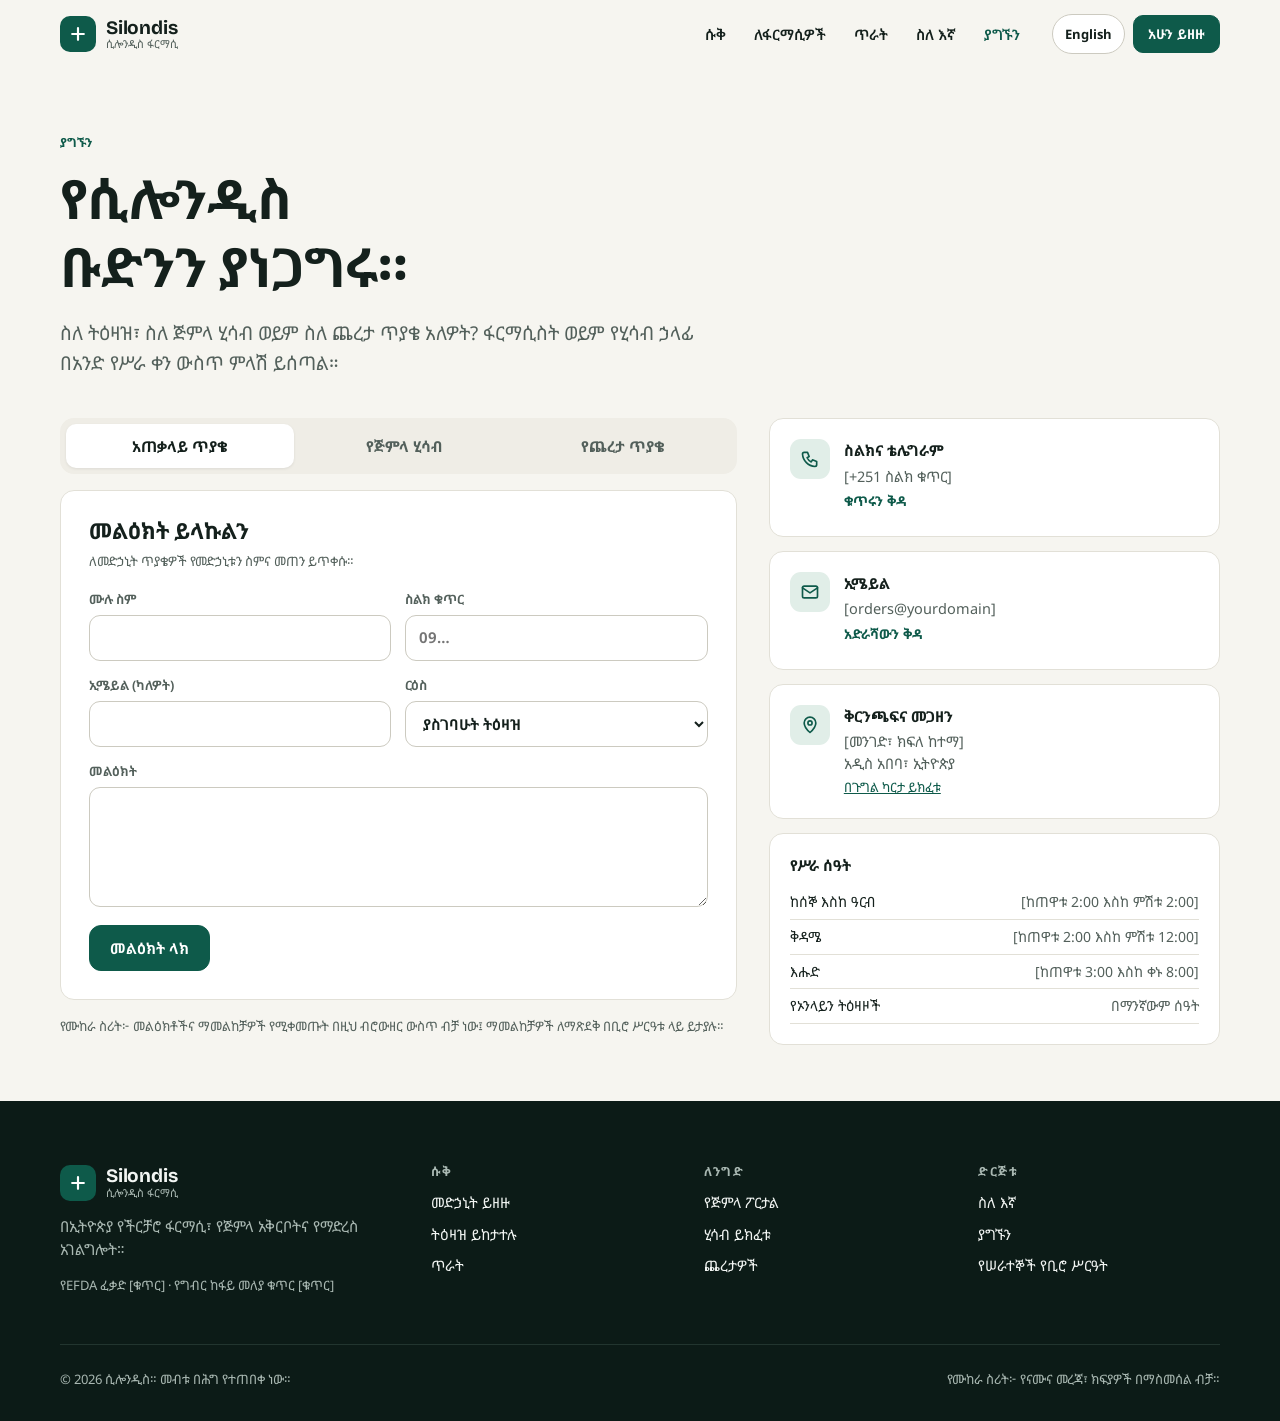
<file: contact.html>
<!doctype html>
<html lang="en">
<head>
<meta charset="utf-8">
<meta name="viewport" content="width=device-width,initial-scale=1,viewport-fit=cover">
<title>Contact Silondis</title>
<meta name="description" content="Contact Silondis Pharmacy, apply for a wholesale account, or send a tender enquiry.">
<meta name="theme-color" content="#0E5A4A">
<link rel="icon" href="assets/img/favicon.svg" type="image/svg+xml">
<link rel="preconnect" href="https://fonts.googleapis.com">
<link rel="preconnect" href="https://fonts.gstatic.com" crossorigin>
<link rel="stylesheet" href="https://fonts.googleapis.com/css2?family=Bricolage+Grotesque:opsz,wght@12..96,600;12..96,700;12..96,800&family=Plus+Jakarta+Sans:wght@400;500;600;700&family=Noto+Sans+Ethiopic:wght@400;600;700&display=swap">
<link rel="stylesheet" href="assets/css/site.css">
<style>
.page-hero{padding-block:64px 40px}
@media (prefers-reduced-motion:no-preference){.page-hero .stack > *{animation:fadeUp .7s cubic-bezier(.2,.7,.2,1) both}.page-hero .stack > *:nth-child(2){animation-delay:.08s}.page-hero .stack > *:nth-child(3){animation-delay:.16s}}
.contact-grid{display:grid;grid-template-columns:minmax(0,1.35fr) minmax(0,.9fr);gap:32px;align-items:start}
@media (max-width:900px){.contact-grid{grid-template-columns:minmax(0,1fr)}}
.tablist{display:flex;flex-wrap:wrap;gap:6px;padding:6px;border-radius:14px;background:var(--sunk)}
.tablist [role=tab]{min-height:44px;padding:0 16px;border-radius:10px;border:0;background:transparent;font-weight:700;color:var(--muted);flex:1 1 auto}
.tablist [role=tab][aria-selected=true]{background:var(--surface);color:var(--ink);box-shadow:0 1px 3px rgba(0,0,0,.08)}
.form-card{padding:28px;display:flex;flex-direction:column;gap:18px}
@media (max-width:520px){.form-card{padding:20px}}
.full{grid-column:1/-1}
.sent{display:flex;gap:14px;align-items:flex-start;padding:18px;border-radius:12px;background:var(--green-soft);color:var(--green-deep)}
.sent svg{stroke:var(--green-deep);flex-shrink:0}
.info{display:flex;flex-direction:column;gap:14px}
.info .card{padding:20px;display:grid;grid-template-columns:40px 1fr;gap:14px;align-items:start}
.info .ic{width:40px;height:40px;border-radius:11px;background:var(--green-soft);display:grid;place-items:center}
.info .ic svg{stroke:var(--green)}
.info b{display:block;margin-bottom:2px}
.info p{color:var(--muted);font-size:14.5px}
.copy{border:0;background:none;color:var(--green);font-weight:700;padding:4px 0;font-size:13.5px}
.hours{width:100%;border-collapse:collapse;font-size:14px}
.hours td{padding:6px 0;border-bottom:1px solid var(--line)}
.hours td:last-child{text-align:right;color:var(--muted)}
.check{display:flex;gap:10px;align-items:flex-start;font-size:14px;color:var(--muted)}
.check input{width:18px;height:18px;margin-top:2px;accent-color:var(--green)}
</style>
</head>
<body>

<header class="site-header">
  <div class="container nav">
    <a class="logo" href="index.html" aria-label="Silondis Pharmacy home">
      <span class="logo-mark"><svg width="20" height="20" viewBox="0 0 24 24" fill="none" stroke-width="2.6" stroke-linecap="round" aria-hidden="true"><path d="M12 5v14M5 12h14"/></svg></span>
      <span class="logo-text"><b>Silondis</b><span>ሲሎንዲስ ፋርማሲ</span></span>
    </a>
    <nav class="nav-links" id="nav-links" aria-label="Main">
      <a href="app.html#shop">Shop</a>
      <a href="index.html#pharmacies">For pharmacies</a>
      <a href="index.html#traceability">Quality</a>
      <a href="about.html">About</a>
      <a href="contact.html" aria-current="page">Contact</a>
    </nav>
    <div class="nav-cta">
      <button class="lang-btn" type="button">አማርኛ</button>
      <a class="btn primary sm" href="app.html#shop">Order now</a>
      <button class="menu-btn" type="button" aria-controls="nav-links" aria-expanded="false" aria-label="Menu"><svg width="20" height="20" viewBox="0 0 24 24" fill="none" stroke="currentColor" stroke-width="2" stroke-linecap="round" aria-hidden="true"><path d="M4 7h16M4 12h16M4 17h16"/></svg></button>
    </div>
  </div>
</header>

<main>
<section class="page-hero">
  <div class="container stack" style="gap:16px">
    <span class="eyebrow">Contact</span>
    <h1 class="h-xl" style="max-width:15ch">Talk to the Silondis team.</h1>
    <p class="lead">Questions about an order, a wholesale account or a tender. A pharmacist or account manager replies within one working day.</p>
  </div>
</section>

<section class="section tight" style="padding-top:0">
  <div class="container contact-grid">
    <div class="stack" data-tabs>
      <div class="tablist" role="tablist" aria-label="What is it about">
        <button role="tab" id="t-gen" aria-controls="f-gen" aria-selected="true">General question</button>
        <button role="tab" id="t-wh" aria-controls="f-wh" aria-selected="false" tabindex="-1">Wholesale account</button>
        <button role="tab" id="t-ten" aria-controls="f-ten" aria-selected="false" tabindex="-1">Tender enquiry</button>
      </div>

      <form class="card form-card" id="f-gen" role="tabpanel" aria-labelledby="t-gen" data-kind="general" novalidate>
        <div class="stack" style="gap:4px"><h2 class="h-md">Send us a message</h2><p class="muted small">For medicine questions, include the medicine name and strength.</p></div>
        <div class="form-grid">
          <label class="f" for="g-name">Full name<input type="text" id="g-name" name="name" autocomplete="name" required></label>
          <label class="f" for="g-phone">Phone number<input type="tel" id="g-phone" name="phone" autocomplete="tel" placeholder="09…" required></label>
          <label class="f" for="g-email">Email (optional)<input type="email" id="g-email" name="email" autocomplete="email"></label>
          <label class="f" for="g-topic">Topic<select id="g-topic" name="topic"><option>An order I placed</option><option>Is a medicine in stock?</option><option>Prescriptions</option><option>Delivery</option><option>Something else</option></select></label>
          <label class="f full" for="g-msg">Message<textarea id="g-msg" name="message" required></textarea></label>
        </div>
        <button class="btn primary" type="submit" style="align-self:flex-start">Send message</button>
        <div class="sent" hidden></div>
      </form>

      <form class="card form-card" id="f-wh" role="tabpanel" aria-labelledby="t-wh" data-kind="wholesale" hidden novalidate>
        <div class="stack" style="gap:4px"><h2 class="h-md">Apply for a wholesale account</h2><p class="muted small">We supply licensed pharmacies, drug shops, clinics and hospitals. We verify your EFDA licence before the first order.</p></div>
        <div class="form-grid">
          <label class="f" for="w-biz">Business name<input type="text" id="w-biz" name="business" required></label>
          <label class="f" for="w-type">Type of outlet<select id="w-type" name="type"><option>Pharmacy</option><option>Drug shop</option><option>Clinic</option><option>Hospital</option><option>NGO or programme</option></select></label>
          <label class="f" for="w-lic">EFDA licence number<input type="text" id="w-lic" name="licence" required></label>
          <label class="f" for="w-exp">Licence expiry (YYYY-MM)<input type="text" id="w-exp" name="licenceExpiry" placeholder="2027-06" inputmode="numeric" required></label>
          <label class="f" for="w-area">Sub-city or town<input type="text" id="w-area" name="area" required></label>
          <label class="f" for="w-tin">TIN<input type="text" id="w-tin" name="tin"></label>
          <label class="f" for="w-contact">Contact person<input type="text" id="w-contact" name="contact" autocomplete="name" required></label>
          <label class="f" for="w-phone">Phone number<input type="tel" id="w-phone" name="phone" autocomplete="tel" required></label>
          <label class="f" for="w-vol">Expected monthly purchases<select id="w-vol" name="volume"><option>Under ETB 50,000</option><option>ETB 50,000 to 200,000</option><option>ETB 200,000 to 500,000</option><option>Over ETB 500,000</option></select></label>
          <label class="f" for="w-credit">Payment preference<select id="w-credit" name="payment"><option>Pay on order</option><option>Credit, 15 days</option><option>Credit, 30 days</option></select></label>
        </div>
        <label class="check" for="w-ok"><input type="checkbox" id="w-ok" name="confirm" required>I confirm the licence details are correct and that we will only buy for licensed dispensing.</label>
        <button class="btn primary" type="submit" style="align-self:flex-start">Submit application</button>
        <div class="sent" hidden></div>
      </form>

      <form class="card form-card" id="f-ten" role="tabpanel" aria-labelledby="t-ten" data-kind="tender" hidden novalidate>
        <div class="stack" style="gap:4px"><h2 class="h-md">Tender and institutional supply</h2><p class="muted small">Send the tender reference or your requirement list, and we will reply with availability and a quote.</p></div>
        <div class="form-grid">
          <label class="f" for="t-org">Organisation<input type="text" id="t-org" name="organisation" required></label>
          <label class="f" for="t-ref">Tender or eGP reference (optional)<input type="text" id="t-ref" name="reference"></label>
          <label class="f" for="t-name">Contact person<input type="text" id="t-name" name="name" autocomplete="name" required></label>
          <label class="f" for="t-phone">Phone or email<input type="text" id="t-phone" name="phone" required></label>
          <label class="f" for="t-close">Closing date (optional)<input type="text" id="t-close" name="closing" placeholder="YYYY-MM-DD"></label>
          <label class="f" for="t-cold">Cold-chain items<select id="t-cold" name="cold"><option>No</option><option>Yes, 2 to 8 °C</option></select></label>
          <label class="f full" for="t-msg">Products and quantities<textarea id="t-msg" name="message" placeholder="One line per product: generic name, strength, form, quantity" required></textarea></label>
        </div>
        <button class="btn primary" type="submit" style="align-self:flex-start">Send enquiry</button>
        <div class="sent" hidden></div>
      </form>
      <p class="muted small">Demo build: messages and applications are saved in this browser only, and applications show in the back office for approval.</p>
    </div>

    <aside class="info" aria-label="Contact details">
      <div class="card"><span class="ic"><svg width="20" height="20" viewBox="0 0 24 24" fill="none" stroke-width="2" stroke-linecap="round" stroke-linejoin="round" aria-hidden="true"><path d="M5 4h4l2 5-2.5 1.5a11 11 0 0 0 5 5L15 13l5 2v4a2 2 0 0 1-2 2A16 16 0 0 1 3 6a2 2 0 0 1 2-2"/></svg></span><div><b>Phone and Telegram</b><p class="num" id="phone-text">[+251 phone number]</p><button class="copy" type="button" data-copy="phone-text">Copy number</button></div></div>
      <div class="card"><span class="ic"><svg width="20" height="20" viewBox="0 0 24 24" fill="none" stroke-width="2" stroke-linecap="round" stroke-linejoin="round" aria-hidden="true"><rect x="3" y="5" width="18" height="14" rx="2"/><path d="M3 7l9 6 9-6"/></svg></span><div><b>Email</b><p id="email-text">[orders@yourdomain]</p><button class="copy" type="button" data-copy="email-text">Copy address</button></div></div>
      <div class="card"><span class="ic"><svg width="20" height="20" viewBox="0 0 24 24" fill="none" stroke-width="2" stroke-linecap="round" stroke-linejoin="round" aria-hidden="true"><path d="M12 21s-7-6.2-7-11.5A7 7 0 0 1 19 9.5C19 14.8 12 21 12 21z"/><circle cx="12" cy="9.5" r="2.5"/></svg></span><div><b>Branch and warehouse</b><p>[Street, sub-city]<br>Addis Ababa, Ethiopia</p><a class="small" href="https://www.google.com/maps/search/?api=1&query=Addis+Ababa" target="_blank" rel="noopener">Open in Google Maps</a></div></div>
      <div class="card" style="grid-template-columns:1fr"><div><b style="margin-bottom:8px">Opening hours</b>
        <table class="hours"><tbody><tr><td>Monday to Friday</td><td>[8:00 to 20:00]</td></tr><tr><td>Saturday</td><td>[8:00 to 18:00]</td></tr><tr><td>Sunday</td><td>[9:00 to 14:00]</td></tr><tr><td>Online orders</td><td>Any time</td></tr></tbody></table></div></div>
    </aside>
  </div>
</section>
</main>

<footer class="site-footer">
  <div class="container">
    <div class="foot-grid">
      <div class="stack" style="gap:14px">
        <a class="logo" href="index.html"><span class="logo-mark"><svg width="20" height="20" viewBox="0 0 24 24" fill="none" stroke-width="2.6" stroke-linecap="round" aria-hidden="true"><path d="M12 5v14M5 12h14"/></svg></span><span class="logo-text"><b>Silondis</b><span>ሲሎንዲስ ፋርማሲ</span></span></a>
        <p style="color:var(--band-muted);max-width:34ch">Retail pharmacy, wholesale supply and delivery in Ethiopia.</p>
        <p class="small" style="color:var(--band-muted)">EFDA licence [number] · TIN [number]</p>
      </div>
      <div><h4>Shop</h4><ul><li><a href="app.html#shop">Order medicines</a></li><li><a href="app.html#track">Track an order</a></li><li><a href="index.html#traceability">Quality</a></li></ul></div>
      <div><h4>Business</h4><ul><li><a href="app.html#b2b">Wholesale portal</a></li><li><a href="contact.html#wholesale">Open an account</a></li><li><a href="contact.html#tender">Tenders</a></li></ul></div>
      <div><h4>Company</h4><ul><li><a href="about.html">About</a></li><li><a href="contact.html">Contact</a></li><li><a href="app.html#office">Staff back office</a></li></ul></div>
    </div>
    <div class="foot-base"><span>© <span data-year></span> Silondis. All rights reserved.</span><span>Demo build: sample data, payments simulated.</span></div>
  </div>
</footer>
<script src="assets/js/store.js"></script>
<script src="assets/js/i18n-am.js"></script>
<script src="assets/js/site.js"></script>
<script>
(function(){
  'use strict';
  // open the tab named in the link (#wholesale, #tender)
  function openFromHash(){ var map = {wholesale:'t-wh', tender:'t-ten', general:'t-gen'}; var id = map[(location.hash||'').slice(1)]; if (id) document.getElementById(id).click(); }
  openFromHash(); window.addEventListener('hashchange', openFromHash);

  document.querySelectorAll('form[data-kind]').forEach(function(form){
    form.addEventListener('submit', function(e){
      e.preventDefault();
      var bad = Array.prototype.filter.call(form.querySelectorAll('[required]'), function(el){ return el.type === 'checkbox' ? !el.checked : !el.value.trim(); });
      if (bad.length){ bad[0].focus(); silondisToast('Fill in the required fields.'); return; }
      var kind = form.getAttribute('data-kind'), data = {};
      Array.prototype.forEach.call(form.elements, function(el){ if (el.name) data[el.name] = el.type === 'checkbox' ? el.checked : el.value.trim(); });
      if (kind === 'wholesale' && !/^\d{4}-\d{2}$/.test(data.licenceExpiry)){ document.getElementById('w-exp').focus(); silondisToast('Write the licence expiry as YYYY-MM, for example 2027-06.'); return; }
      var ref = (kind === 'wholesale' ? 'WA-' : kind === 'tender' ? 'TE-' : 'MSG-') + Date.now().toString(36).toUpperCase().slice(-5);
      SilondisStore.update(function(s){
        var rec = Object.assign({ref:ref, kind:kind, status:'new', createdAt:new Date().toISOString()}, data);
        if (kind === 'wholesale') s.applications.unshift(rec); else s.messages.unshift(rec);
      });
      var sent = form.querySelector('.sent');
      sent.innerHTML = '<svg width="22" height="22" viewBox="0 0 24 24" fill="none" stroke-width="2.2" stroke-linecap="round" stroke-linejoin="round" aria-hidden="true"><circle cx="12" cy="12" r="9"/><path d="M8 12.5l2.5 2.5L16 9.5"/></svg><div><b>Received. Reference ' + ref + '.</b><br>' + (kind === 'wholesale' ? 'We will verify the licence and call you to set up the account. In this demo the application now waits for approval in the back office.' : 'The team will reply within one working day.') + '</div>';
      sent.hidden = false; form.reset();
      sent.setAttribute('tabindex','-1'); sent.focus();
    });
  });

  document.querySelectorAll('[data-copy]').forEach(function(b){
    b.addEventListener('click', function(){
      var el = document.getElementById(b.getAttribute('data-copy')), txt = el.textContent.trim();
      var done = function(){ silondisToast('Copied.'); };
      if (navigator.clipboard && navigator.clipboard.writeText){ navigator.clipboard.writeText(txt).then(done, function(){ selectText(el); }); } else selectText(el);
    });
  });
  function selectText(el){ var r = document.createRange(); r.selectNodeContents(el); var s = window.getSelection(); s.removeAllRanges(); s.addRange(r); silondisToast('Selected. Copy it with your keyboard.'); }
})();
</script>
</body>
</html>
</file>
<file: assets/css/site.css>
/* Silondis — shared design tokens and components.
   Layout: a wide editorial marketing frame (1200px) with full-bleed colour bands; the app reuses the same tokens. */
:root{
  --bg:#F6F5F0; --surface:#FFFFFF; --sunk:#EFEDE6; --line:#E2E0D7; --line-strong:#CCCAC0;
  --ink:#14201C; --muted:#53605B; --faint:#7B8783;
  --green:#0E5A4A; --green-ink:#FFFFFF; --green-soft:#E1EEE8; --green-deep:#093E33; --mint:#8FD6BE;
  --amber:#B86E14; --amber-soft:#FCEFD9; --amber-ink:#6B4007; --amber-line:#EED5A8;
  --red-soft:#F8E1E1; --red-ink:#7A1F1F; --red-line:#EAC1C1;
  --blue-soft:#E4ECF7; --blue-ink:#1F3F6B;
  --band:#0C1B17; --band-ink:#F2F5F3; --band-muted:#A9B8B2; --band-line:#22352F;
  --shadow:0 1px 2px rgba(20,32,28,.06),0 12px 32px -12px rgba(20,32,28,.18);
  --display:'Bricolage Grotesque','Noto Sans Ethiopic','Plus Jakarta Sans',system-ui,sans-serif;
  --font:'Plus Jakarta Sans','Noto Sans Ethiopic',system-ui,-apple-system,'Segoe UI',sans-serif;
  --am:'Noto Sans Ethiopic','Plus Jakarta Sans',system-ui,sans-serif;
  --mono:ui-monospace,'SF Mono',Menlo,Consolas,monospace;
  --r:14px; --max:1200px;
  color-scheme:light;
}
@media (prefers-color-scheme:dark){:root:not([data-theme="light"]){
  --bg:#0E1513; --surface:#16201C; --sunk:#121A17; --line:#26332E; --line-strong:#364540;
  --ink:#E8EEEB; --muted:#A3B1AB; --faint:#7F8E88;
  --green:#3FA88C; --green-ink:#04201A; --green-soft:#16302A; --green-deep:#8ADBC2; --mint:#8FD6BE;
  --amber:#E0A04A; --amber-soft:#3A2A10; --amber-ink:#F3CF92; --amber-line:#5A4218;
  --red-soft:#3B1717; --red-ink:#F3B3B3; --red-line:#5C2626;
  --blue-soft:#172536; --blue-ink:#A9C6EE;
  --band:#08110E; --band-ink:#E8EEEB; --band-muted:#9AABA4; --band-line:#1D2C27;
  --shadow:0 1px 2px rgba(0,0,0,.3),0 12px 32px -12px rgba(0,0,0,.6);
  color-scheme:dark}}
:root[data-theme="dark"]{
  --bg:#0E1513; --surface:#16201C; --sunk:#121A17; --line:#26332E; --line-strong:#364540;
  --ink:#E8EEEB; --muted:#A3B1AB; --faint:#7F8E88;
  --green:#3FA88C; --green-ink:#04201A; --green-soft:#16302A; --green-deep:#8ADBC2; --mint:#8FD6BE;
  --amber:#E0A04A; --amber-soft:#3A2A10; --amber-ink:#F3CF92; --amber-line:#5A4218;
  --red-soft:#3B1717; --red-ink:#F3B3B3; --red-line:#5C2626;
  --blue-soft:#172536; --blue-ink:#A9C6EE;
  --band:#08110E; --band-ink:#E8EEEB; --band-muted:#9AABA4; --band-line:#1D2C27;
  --shadow:0 1px 2px rgba(0,0,0,.3),0 12px 32px -12px rgba(0,0,0,.6);
  color-scheme:dark}

*,*::before,*::after{box-sizing:border-box}
html{scroll-behavior:smooth}
@media (prefers-reduced-motion:reduce){html{scroll-behavior:auto}}
body{margin:0;background:var(--bg);color:var(--ink);font-family:var(--font);font-size:15px;line-height:1.55;-webkit-font-smoothing:antialiased}
img,svg{max-width:100%}
h1,h2,h3,h4{margin:0;line-height:1.15;text-wrap:balance}
p{margin:0}
a{color:var(--green)}
a:hover{color:var(--green-deep)}
button,input,select,textarea{font:inherit;color:inherit}
button{cursor:pointer}
:focus-visible{outline:3px solid var(--green);outline-offset:3px;border-radius:6px}
.sr{position:absolute;width:1px;height:1px;overflow:hidden;clip:rect(0 0 0 0);white-space:nowrap}
.num{font-variant-numeric:tabular-nums}
.am{font-family:var(--am)}
.mono{font-family:var(--mono);font-size:.9em}
[hidden]{display:none!important}

.container{max-width:var(--max);margin:0 auto;padding-left:max(20px,env(safe-area-inset-left,0px));padding-right:max(20px,env(safe-area-inset-right,0px))}
.section{padding-block:88px}
.section.tight{padding-block:56px}
@media (max-width:700px){.section{padding-block:60px}}
.eyebrow{font-size:12.5px;font-weight:700;letter-spacing:.12em;text-transform:uppercase;color:var(--green)}
.display{font-family:var(--display);font-weight:700;letter-spacing:-.02em}
.h-xl{font-family:var(--display);font-size:clamp(38px,6vw,68px);font-weight:700;letter-spacing:-.03em;line-height:1.02}
.h-lg{font-family:var(--display);font-size:clamp(30px,4vw,46px);font-weight:700;letter-spacing:-.02em}
.h-md{font-family:var(--display);font-size:22px;font-weight:700;letter-spacing:-.01em}
.lead{font-size:clamp(16px,1.6vw,19px);color:var(--muted);max-width:60ch}
.muted{color:var(--muted)}
.small{font-size:13px}
.stack{display:flex;flex-direction:column;gap:16px}
.row{display:flex;flex-wrap:wrap;gap:12px;align-items:center}

/* buttons */
.btn{min-height:46px;padding:0 20px;border-radius:12px;border:1px solid var(--line-strong);background:var(--surface);color:var(--ink);font-weight:650;font-size:15px;display:inline-flex;align-items:center;justify-content:center;gap:8px;text-decoration:none;white-space:nowrap}
.btn:hover{border-color:var(--muted);color:var(--ink)}
.btn.primary{background:var(--green);border-color:var(--green);color:var(--green-ink)}
.btn.primary:hover{filter:brightness(1.08);color:var(--green-ink)}
.btn.light{background:var(--band-ink);border-color:var(--band-ink);color:var(--band)}
.btn.ghost-light{background:transparent;border-color:var(--band-line);color:var(--band-ink)}
.btn.ghost-light:hover{border-color:var(--band-muted);color:var(--band-ink)}
.btn.sm{min-height:38px;padding:0 14px;font-size:13.5px;border-radius:10px}
.btn[disabled]{opacity:.5;cursor:not-allowed}
@media (prefers-reduced-motion:no-preference){.btn{transition:filter .18s,border-color .18s,transform .18s}.btn:active{transform:translateY(1px)}}

/* header */
body::before{content:"";position:fixed;inset:0 0 auto;height:env(safe-area-inset-top,0px);z-index:60;background:var(--bg)}
.site-header{position:sticky;top:env(safe-area-inset-top,0px);z-index:50;background:color-mix(in srgb,var(--bg) 86%,transparent);backdrop-filter:saturate(1.4) blur(12px);-webkit-backdrop-filter:saturate(1.4) blur(12px);border-bottom:1px solid transparent}
.site-header.scrolled{border-bottom-color:var(--line)}
.nav{display:flex;align-items:center;gap:20px;min-height:68px}
.logo{display:flex;align-items:center;gap:10px;text-decoration:none;color:var(--ink)}
.logo-mark{width:36px;height:36px;border-radius:10px;background:var(--green);display:grid;place-items:center;flex-shrink:0}
.logo-mark svg{stroke:var(--green-ink)}
.logo-text{display:flex;flex-direction:column;line-height:1.1}
.logo-text b{font-family:var(--display);font-size:19px;letter-spacing:-.01em}
.logo-text span{font-family:var(--am);font-size:11px;color:var(--muted)}
.nav-links{display:flex;gap:4px;margin-left:auto}
.nav-links a{color:var(--ink);text-decoration:none;font-weight:600;font-size:14.5px;padding:10px 12px;border-radius:9px}
.nav-links a:hover{background:var(--sunk)}
.nav-links a[aria-current="page"]{color:var(--green)}
.nav-cta{display:flex;gap:8px;align-items:center}
.lang-btn{min-height:40px;padding:0 12px;border-radius:999px;border:1px solid var(--line-strong);background:var(--surface);font-weight:700;font-size:13px}
.menu-btn{display:none;width:44px;height:44px;border-radius:11px;border:1px solid var(--line-strong);background:var(--surface);align-items:center;justify-content:center}
@media (max-width:920px){
  .nav-links{display:none;position:absolute;left:0;right:0;top:100%;flex-direction:column;background:var(--bg);border-bottom:1px solid var(--line);padding:8px max(20px,env(safe-area-inset-right,0px)) 16px max(20px,env(safe-area-inset-left,0px));margin:0}
  .nav-links.open{display:flex}
  .nav-links a{padding:14px 12px}
  .menu-btn{display:inline-flex;margin-left:auto}
  .nav-cta .btn.primary{display:none}
}

/* footer */
.site-footer{background:var(--band);color:var(--band-ink);padding-block:64px 32px}
.site-footer a{color:var(--band-ink);text-decoration:none}
.site-footer a:hover{color:var(--mint)}
.foot-grid{display:grid;grid-template-columns:1.4fr repeat(3,1fr);gap:32px}
@media (max-width:820px){.foot-grid{grid-template-columns:1fr 1fr}}
@media (max-width:480px){.foot-grid{grid-template-columns:1fr}}
.foot-grid h4{font-size:12.5px;letter-spacing:.12em;text-transform:uppercase;color:var(--band-muted);margin-bottom:12px}
.foot-grid ul{list-style:none;margin:0;padding:0;display:flex;flex-direction:column;gap:9px;font-size:14.5px}
.foot-base{margin-top:48px;padding-top:24px;border-top:1px solid var(--band-line);display:flex;flex-wrap:wrap;gap:12px;justify-content:space-between;font-size:13px;color:var(--band-muted)}
.site-footer .logo{color:var(--band-ink)}
.site-footer .logo-text span{color:var(--band-muted)}

/* cards, pills */
.card{background:var(--surface);border:1px solid var(--line);border-radius:var(--r)}
.pad{padding:20px}
.pill{display:inline-flex;align-items:center;gap:5px;font-size:12px;font-weight:700;padding:3px 10px;border-radius:999px;white-space:nowrap}
.pill.ok{background:var(--green-soft);color:var(--green-deep)}
.pill.warn{background:var(--amber-soft);color:var(--amber-ink)}
.pill.bad{background:var(--red-soft);color:var(--red-ink)}
.pill.info{background:var(--blue-soft);color:var(--blue-ink)}
.pill.neutral{background:var(--sunk);color:var(--muted)}

/* forms */
label.f{display:flex;flex-direction:column;gap:6px;font-size:13px;font-weight:650;color:var(--muted)}
input[type=text],input[type=email],input[type=tel],input[type=search],input[type=number],select,textarea{min-height:46px;width:100%;border:1px solid var(--line-strong);background:var(--surface);border-radius:11px;padding:10px 13px;font-size:15px;color:var(--ink)}
textarea{min-height:120px;resize:vertical}
input:focus,select:focus,textarea:focus{outline:none;border-color:var(--green);box-shadow:0 0 0 3px color-mix(in srgb,var(--green) 22%,transparent)}
.form-grid{display:grid;grid-template-columns:repeat(auto-fit,minmax(220px,1fr));gap:14px}

/* motion: content is visible at rest; scroll reveal only where supported */
@keyframes rise{from{opacity:0;transform:translateY(28px)}to{opacity:1;transform:none}}
@keyframes fadeUp{from{opacity:0;transform:translateY(16px)}to{opacity:1;transform:none}}
@media (prefers-reduced-motion:no-preference){
  @supports (animation-timeline:view()){
    .reveal{animation:rise linear both;animation-timeline:view();animation-range:entry 0% entry 70%}
  }
}
.toast{position:fixed;left:50%;transform:translateX(-50%);bottom:calc(20px + env(safe-area-inset-bottom,0px));background:var(--ink);color:var(--bg);padding:13px 18px;border-radius:12px;font-weight:600;z-index:80;max-width:calc(100% - 32px);box-shadow:var(--shadow);font-size:14px}

/* Amharic: Ethiopic script needs a little more line height and no tight tracking */
.lang-am .h-xl,.lang-am .h-lg,.lang-am .h-md,.lang-am .display,.lang-am .h1{letter-spacing:0;line-height:1.25}
.lang-am .eyebrow{letter-spacing:.02em}
.lang-am body,.lang-am{font-family:var(--am)}
.lang-am .hero .am-line{display:none}
.lang-am .h-xl{font-size:clamp(32px,4.8vw,54px)}
</file>
